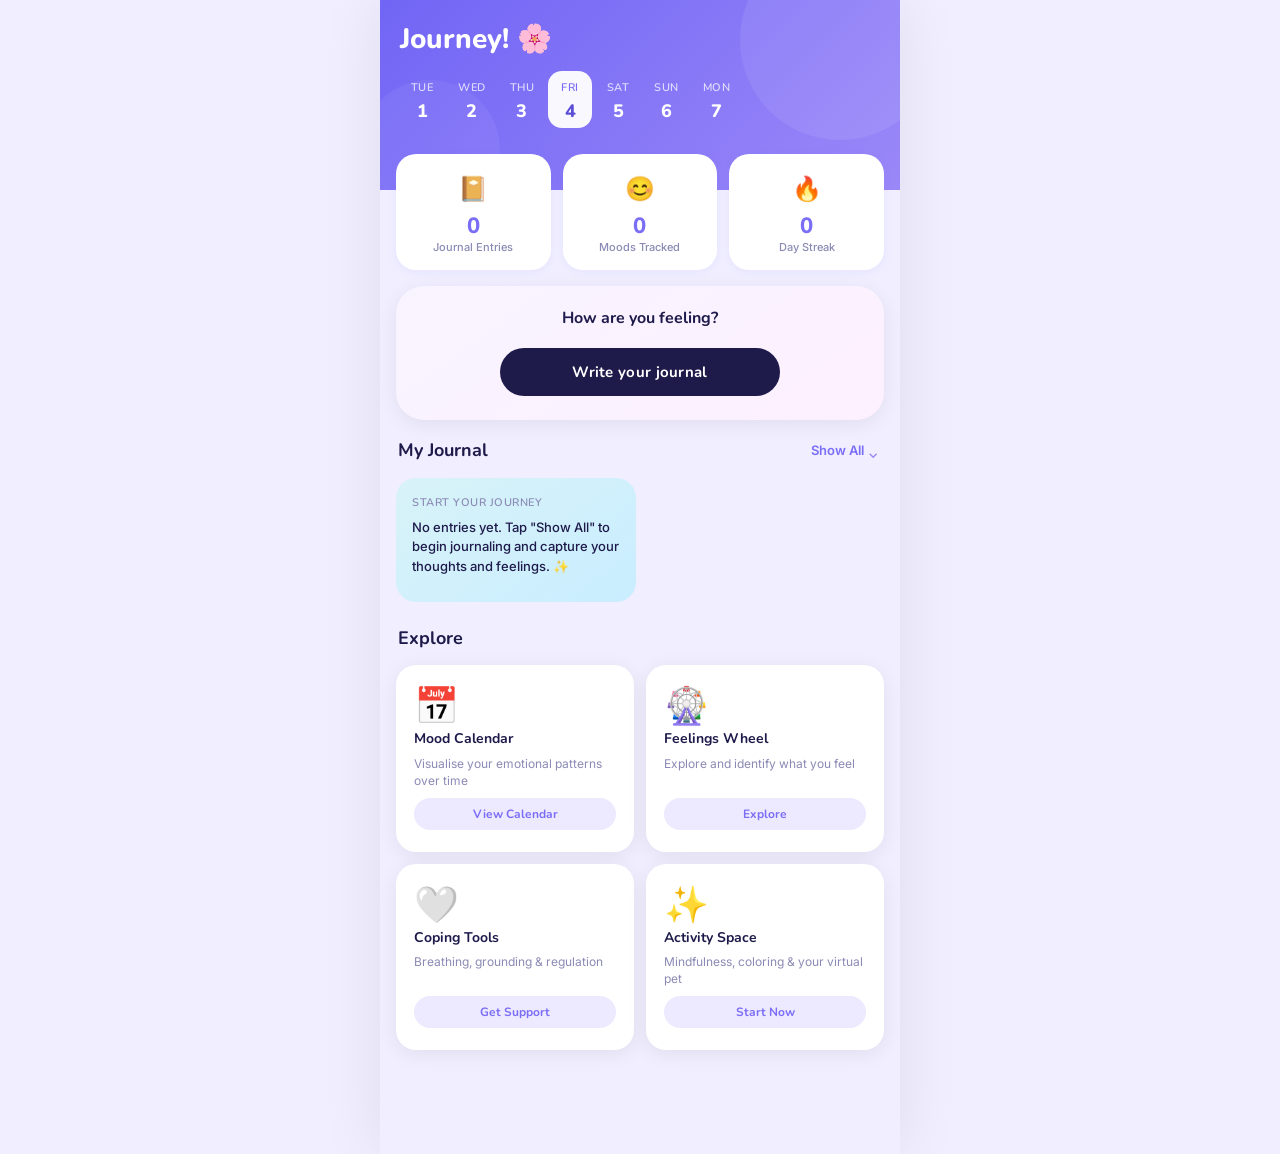
<file: index.html>
<!DOCTYPE html>
<html lang="en">
<head>
    <meta charset="UTF-8">
    <meta name="viewport" content="width=device-width, initial-scale=1.0">
    <!-- Redirect to journey-dashboard.html immediately -->
    <meta http-equiv="refresh" content="0; url=journey-dashboard.html">
    <title>Journey Wellness - Redirecting</title>
</head>
<body>
    <p>Redirecting to <a href="journey-dashboard.html">dashboard</a>...</p>
    <script>
        // Fallback for redirect
        window.location.replace("journey-dashboard.html");
    </script>
</body>
</html>
</file>
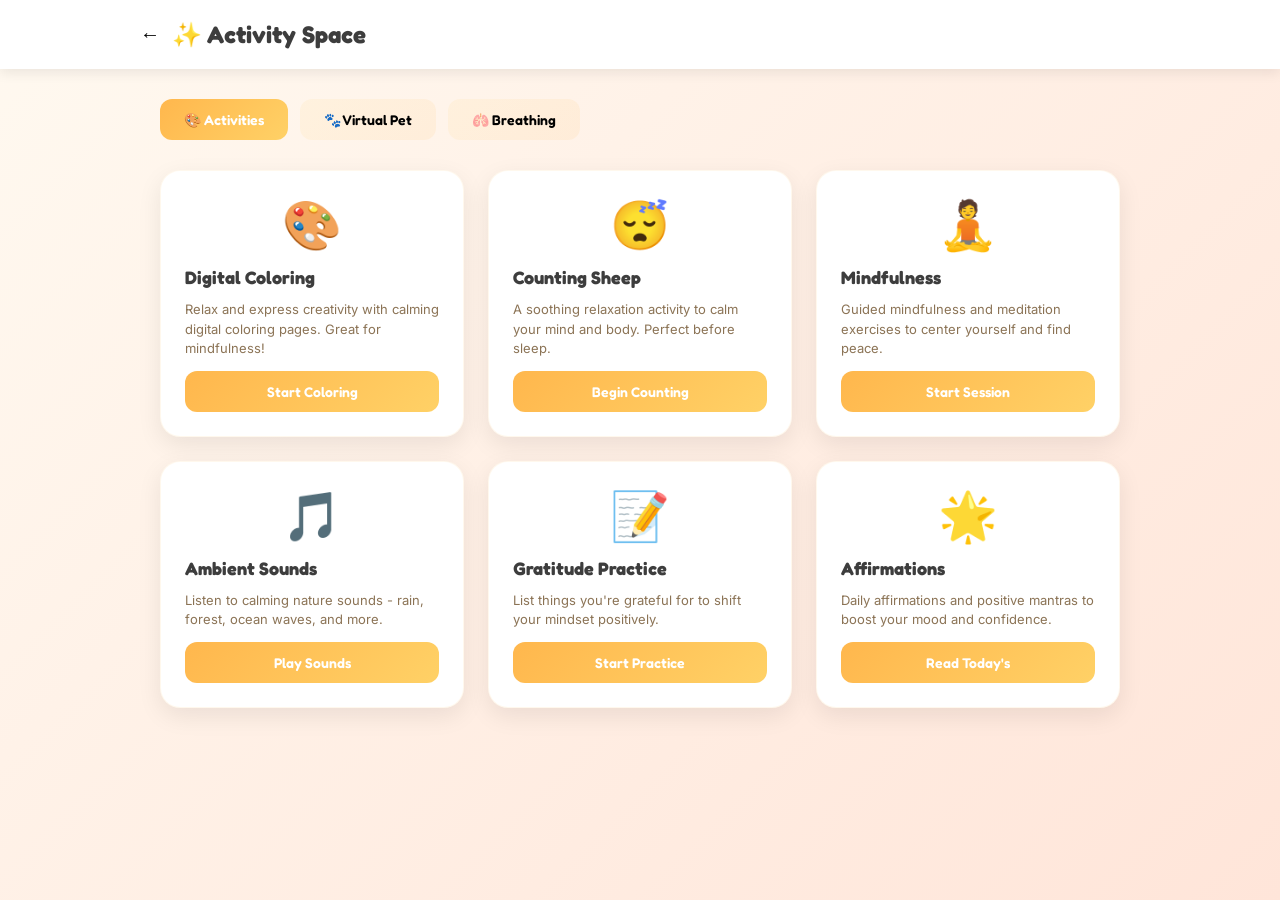
<file: activity-space.html>
<!DOCTYPE html>
<html lang="en">
<head>
    <meta charset="UTF-8">
    <meta name="viewport" content="width=device-width, initial-scale=1.0">
    <title>Activity Space - Journey</title>
    <link href="https://fonts.googleapis.com/css2?family=Fredoka:wght@400;600;700&family=Inter:wght@400;500;600&display=swap" rel="stylesheet">
    <style>
        * {
            margin: 0;
            padding: 0;
            box-sizing: border-box;
        }

        :root {
            --color-primary: #FFD166;
            --color-secondary: #FFB74D;
            --color-bg: #FFF9F0;
            --color-surface: #FFFFFF;
            --color-text: #3D3D3D;
            --color-text-light: #8B7355;
        }

        body {
            background: linear-gradient(135deg, #FFF9F0 0%, #FFE5D9 100%);
            font-family: 'Inter', sans-serif;
            min-height: 100vh;
            color: var(--color-text);
        }

        .header {
            background: var(--color-surface);
            padding: 20px;
            box-shadow: 0 4px 12px rgba(0, 0, 0, 0.08);
            margin-bottom: 30px;
        }

        .header-content {
            max-width: 1000px;
            margin: 0 auto;
            display: flex;
            align-items: center;
            gap: 12px;
        }

        .back-btn {
            background: none;
            border: none;
            font-size: 20px;
            cursor: pointer;
            transition: transform 0.3s;
        }

        .back-btn:hover {
            transform: translateX(-4px);
        }

        .header-title {
            font-family: 'Fredoka', sans-serif;
            font-size: 24px;
            font-weight: 700;
            color: var(--color-text);
        }

        .container {
            max-width: 1000px;
            margin: 0 auto;
            padding: 0 20px 40px;
        }

        .tabs {
            display: flex;
            gap: 12px;
            margin-bottom: 30px;
            flex-wrap: wrap;
        }

        .tab-button {
            padding: 12px 24px;
            background: linear-gradient(135deg, rgba(255, 209, 102, 0.1) 0%, rgba(255, 182, 77, 0.1) 100%);
            border: none;
            border-radius: 12px;
            cursor: pointer;
            font-weight: 600;
            font-size: 14px;
            transition: all 0.3s;
            font-family: 'Fredoka', sans-serif;
        }

        .tab-button.active {
            background: linear-gradient(135deg, #FFB74D 0%, #FFD166 100%);
            color: white;
        }

        .tab-button:hover:not(.active) {
            background: linear-gradient(135deg, rgba(255, 182, 77, 0.2) 0%, rgba(255, 166, 51, 0.2) 100%);
        }

        .tab-content {
            display: none;
            animation: fadeIn 0.3s;
        }

        .tab-content.active {
            display: block;
        }

        @keyframes fadeIn {
            from { opacity: 0; }
            to { opacity: 1; }
        }

        /* ACTIVITY CARDS */
        .activity-grid {
            display: grid;
            grid-template-columns: repeat(auto-fit, minmax(280px, 1fr));
            gap: 24px;
        }

        .activity-card {
            background: var(--color-surface);
            border-radius: 20px;
            padding: 24px;
            box-shadow: 0 8px 24px rgba(0, 0, 0, 0.08);
            border: 1px solid rgba(255, 182, 77, 0.1);
            transition: all 0.3s ease;
            cursor: pointer;
            display: flex;
            flex-direction: column;
            gap: 12px;
        }

        .activity-card:hover {
            transform: translateY(-6px);
            box-shadow: 0 12px 32px rgba(0, 0, 0, 0.12);
        }

        .activity-emoji {
            font-size: 48px;
            text-align: center;
        }

        .activity-title {
            font-family: 'Fredoka', sans-serif;
            font-size: 18px;
            font-weight: 700;
            color: var(--color-text);
        }

        .activity-description {
            font-size: 13px;
            color: var(--color-text-light);
            line-height: 1.5;
        }

        .activity-button {
            margin-top: auto;
            padding: 12px 20px;
            background: linear-gradient(135deg, #FFB74D 0%, #FFD166 100%);
            border: none;
            border-radius: 12px;
            color: white;
            font-weight: 600;
            cursor: pointer;
            font-size: 14px;
            font-family: 'Fredoka', sans-serif;
            transition: all 0.3s ease;
        }

        .activity-button:hover {
            transform: translateY(-2px);
            box-shadow: 0 6px 16px rgba(255, 182, 77, 0.3);
        }

        /* VIRTUAL PET */
        .pet-container {
            background: var(--color-surface);
            border-radius: 20px;
            padding: 40px 24px;
            box-shadow: 0 8px 24px rgba(0, 0, 0, 0.08);
            text-align: center;
        }

        .pet-display {
            font-size: 120px;
            margin: 20px 0;
            animation: bounce 2s infinite;
        }

        @keyframes bounce {
            0%, 100% { transform: translateY(0); }
            50% { transform: translateY(-20px); }
        }

        .pet-stats {
            display: grid;
            grid-template-columns: repeat(3, 1fr);
            gap: 16px;
            margin: 30px 0;
        }

        .pet-stat {
            background: linear-gradient(135deg, rgba(255, 209, 102, 0.1) 0%, rgba(255, 182, 77, 0.1) 100%);
            padding: 12px;
            border-radius: 12px;
        }

        .pet-stat-label {
            font-size: 12px;
            color: var(--color-text-light);
            margin-bottom: 4px;
        }

        .pet-stat-value {
            font-size: 18px;
            font-weight: 700;
            font-family: 'Fredoka', sans-serif;
            color: var(--color-secondary);
        }

        .pet-actions {
            display: flex;
            gap: 12px;
            justify-content: center;
            flex-wrap: wrap;
            margin-top: 24px;
        }

        .pet-action-btn {
            padding: 12px 24px;
            background: linear-gradient(135deg, #FFB74D 0%, #FFD166 100%);
            border: none;
            border-radius: 12px;
            color: white;
            font-weight: 600;
            cursor: pointer;
            font-size: 14px;
            font-family: 'Fredoka', sans-serif;
            transition: all 0.3s ease;
        }

        .pet-action-btn:hover {
            transform: scale(1.05);
            box-shadow: 0 6px 16px rgba(255, 182, 77, 0.3);
        }

        /* BREATHING EXERCISE */
        .breathing-circle {
            width: 200px;
            height: 200px;
            margin: 40px auto;
            background: linear-gradient(135deg, #FFB74D 0%, #FFD166 100%);
            border-radius: 50%;
            display: flex;
            align-items: center;
            justify-content: center;
            font-size: 32px;
            animation: breathing 8s infinite;
        }

        @keyframes breathing {
            0%, 100% { transform: scale(1); opacity: 0.6; }
            50% { transform: scale(1.2); opacity: 1; }
        }

        .breathing-instructions {
            text-align: center;
            font-size: 16px;
            color: var(--color-text);
            margin: 20px 0;
            line-height: 1.8;
        }

        .instruction-line {
            font-weight: 600;
            color: var(--color-secondary);
            margin: 10px 0;
        }

        @media (max-width: 768px) {
            .activity-grid {
                grid-template-columns: 1fr;
            }

            .pet-stats {
                grid-template-columns: 1fr;
            }

            .pet-display {
                font-size: 80px;
            }
        }
    </style>
</head>
<body>
    <!-- Header -->
    <div class="header">
        <div class="header-content">
            <button class="back-btn" onclick="window.location.href='journey-dashboard.html'">←</button>
            <h1 class="header-title">✨ Activity Space</h1>
        </div>
    </div>

    <!-- Main Content -->
    <div class="container">
        <!-- Tabs -->
        <div class="tabs">
            <button class="tab-button active" onclick="switchTab('activities')">🎨 Activities</button>
            <button class="tab-button" onclick="switchTab('pet')">🐾 Virtual Pet</button>
            <button class="tab-button" onclick="switchTab('breathing')">🫁 Breathing</button>
        </div>

        <!-- Activities Tab -->
        <div id="activities" class="tab-content active">
            <div class="activity-grid">
                <div class="activity-card">
                    <div class="activity-emoji">🎨</div>
                    <div class="activity-title">Digital Coloring</div>
                    <div class="activity-description">Relax and express creativity with calming digital coloring pages. Great for mindfulness!</div>
                    <button class="activity-button" onclick="startColoring()">Start Coloring</button>
                </div>

                <div class="activity-card">
                    <div class="activity-emoji">😴</div>
                    <div class="activity-title">Counting Sheep</div>
                    <div class="activity-description">A soothing relaxation activity to calm your mind and body. Perfect before sleep.</div>
                    <button class="activity-button" onclick="startCountingSheep()">Begin Counting</button>
                </div>

                <div class="activity-card">
                    <div class="activity-emoji">🧘</div>
                    <div class="activity-title">Mindfulness</div>
                    <div class="activity-description">Guided mindfulness and meditation exercises to center yourself and find peace.</div>
                    <button class="activity-button" onclick="startMindfulness()">Start Session</button>
                </div>

                <div class="activity-card">
                    <div class="activity-emoji">🎵</div>
                    <div class="activity-title">Ambient Sounds</div>
                    <div class="activity-description">Listen to calming nature sounds - rain, forest, ocean waves, and more.</div>
                    <button class="activity-button" onclick="startAmbient()">Play Sounds</button>
                </div>

                <div class="activity-card">
                    <div class="activity-emoji">📝</div>
                    <div class="activity-title">Gratitude Practice</div>
                    <div class="activity-description">List things you're grateful for to shift your mindset positively.</div>
                    <button class="activity-button" onclick="startGratitude()">Start Practice</button>
                </div>

                <div class="activity-card">
                    <div class="activity-emoji">🌟</div>
                    <div class="activity-title">Affirmations</div>
                    <div class="activity-description">Daily affirmations and positive mantras to boost your mood and confidence.</div>
                    <button class="activity-button" onclick="startAffirmations()">Read Today's</button>
                </div>
            </div>
        </div>

        <!-- Virtual Pet Tab -->
        <div id="pet" class="tab-content">
            <div class="pet-container">
                <h2 style="font-family: 'Fredoka', sans-serif; font-size: 24px; margin-bottom: 10px;">Your Companion 🐾</h2>
                <p style="color: var(--color-text-light); margin-bottom: 20px;">Caring for your virtual pet helps you build daily wellness habits!</p>
                
                <div class="pet-display" id="pet-display">🐻</div>
                <p id="pet-name" style="font-size: 18px; font-weight: 600;">Cozy Bear</p>

                <div class="pet-stats">
                    <div class="pet-stat">
                        <div class="pet-stat-label">Happiness</div>
                        <div class="pet-stat-value" id="happiness">80%</div>
                    </div>
                    <div class="pet-stat">
                        <div class="pet-stat-label">Energy</div>
                        <div class="pet-stat-value" id="energy">60%</div>
                    </div>
                    <div class="pet-stat">
                        <div class="pet-stat-label">Health</div>
                        <div class="pet-stat-value" id="health">75%</div>
                    </div>
                </div>

                <div class="pet-actions">
                    <button class="pet-action-btn" onclick="feedPet()">🍎 Feed</button>
                    <button class="pet-action-btn" onclick="playWithPet()">🎮 Play</button>
                    <button class="pet-action-btn" onclick="petPet()">🤚 Pet</button>
                    <button class="pet-action-btn" onclick="sleepWithPet()">😴 Rest</button>
                </div>
            </div>
        </div>

        <!-- Breathing Tab -->
        <div id="breathing" class="tab-content">
            <div class="pet-container">
                <h2 style="font-family: 'Fredoka', sans-serif; font-size: 24px; margin-bottom: 10px;">Guided Breathing Exercise 🫁</h2>
                
                <div class="breathing-instructions">
                    <div class="instruction-line">Follow the circle and breathe deeply</div>
                    <div style="font-size: 14px; margin: 20px 0;">
                        <div>↑ Expand - Breathe In (4 seconds)</div>
                        <div>↓ Contract - Breathe Out (4 seconds)</div>
                    </div>
                </div>

                <div class="breathing-circle" id="breathing-circle">🫁</div>

                <div class="breathing-instructions" style="margin-top: 40px;">
                    <div style="font-size: 14px; color: var(--color-text-light);">
                        <p>Breathing exercises help reduce anxiety and stress.</p>
                        <p style="margin-top: 10px;">Take 5-10 minutes daily for best results.</p>
                    </div>
                </div>

                <div style="text-align: center; margin-top: 30px;">
                    <button class="activity-button" onclick="stopBreathing()">Finish Session</button>
                </div>
            </div>
        </div>
    </div>

    <script>
        // Tab switching
        function switchTab(tabName) {
            // Hide all tabs
            document.querySelectorAll('.tab-content').forEach(tab => tab.classList.remove('active'));
            document.querySelectorAll('.tab-button').forEach(btn => btn.classList.remove('active'));

            // Show selected tab
            document.getElementById(tabName).classList.add('active');
            event.target.classList.add('active');
        }

        // Activity functions
        function startColoring() {
            alert('🎨 Digital Coloring feature coming soon!\n\nYou\'ll be able to color interactive designs and save your artwork.');
        }

        function startCountingSheep() {
            alert('😴 Counting Sheep feature coming soon!\n\nWatch cute sheep float across your screen while counting.');
        }

        function startMindfulness() {
            alert('🧘 Guided Mindfulness coming soon!\n\nIncludes breathing exercises and calming meditations.');
        }

        function startAmbient() {
            alert('🎵 Ambient Sounds coming soon!\n\nChoose from rain, forest, ocean, and more calming soundscapes.');
        }

        function startGratitude() {
            alert('📝 Gratitude Practice coming soon!\n\nList 3-5 things you\'re grateful for today.');
        }

        function startAffirmations() {
            alert('🌟 Today\'s Affirmation:\n\n"I am worthy of love and kindness, starting with myself."');
        }

        // Virtual Pet Functions
        let petStats = {
            happiness: 80,
            energy: 60,
            health: 75
        };

        function updatePetDisplay() {
            document.getElementById('happiness').textContent = petStats.happiness + '%';
            document.getElementById('energy').textContent = petStats.energy + '%';
            document.getElementById('health').textContent = petStats.health + '%';
        }

        function feedPet() {
            petStats.health = Math.min(100, petStats.health + 15);
            petStats.happiness = Math.min(100, petStats.happiness + 5);
            petStats.energy = Math.max(0, petStats.energy - 10);
            updatePetDisplay();
            document.getElementById('pet-display').textContent = '🐻😋';
            setTimeout(() => document.getElementById('pet-display').textContent = '🐻', 1000);
        }

        function playWithPet() {
            petStats.happiness = Math.min(100, petStats.happiness + 20);
            petStats.energy = Math.max(0, petStats.energy - 20);
            petStats.health = Math.max(0, petStats.health - 5);
            updatePetDisplay();
            document.getElementById('pet-display').textContent = '🐻🎮';
            setTimeout(() => document.getElementById('pet-display').textContent = '🐻', 1000);
        }

        function petPet() {
            petStats.happiness = Math.min(100, petStats.happiness + 10);
            petStats.health = Math.min(100, petStats.health + 3);
            updatePetDisplay();
            document.getElementById('pet-display').textContent = '🐻😊';
            setTimeout(() => document.getElementById('pet-display').textContent = '🐻', 1000);
        }

        function sleepWithPet() {
            petStats.energy = Math.min(100, petStats.energy + 30);
            petStats.health = Math.min(100, petStats.health + 10);
            updatePetDisplay();
            document.getElementById('pet-display').textContent = '🐻😴';
            setTimeout(() => document.getElementById('pet-display').textContent = '🐻', 2000);
        }

        function stopBreathing() {
            switchTab('activities');
        }

        updatePetDisplay();
    </script>
</body>
</html>
</file>
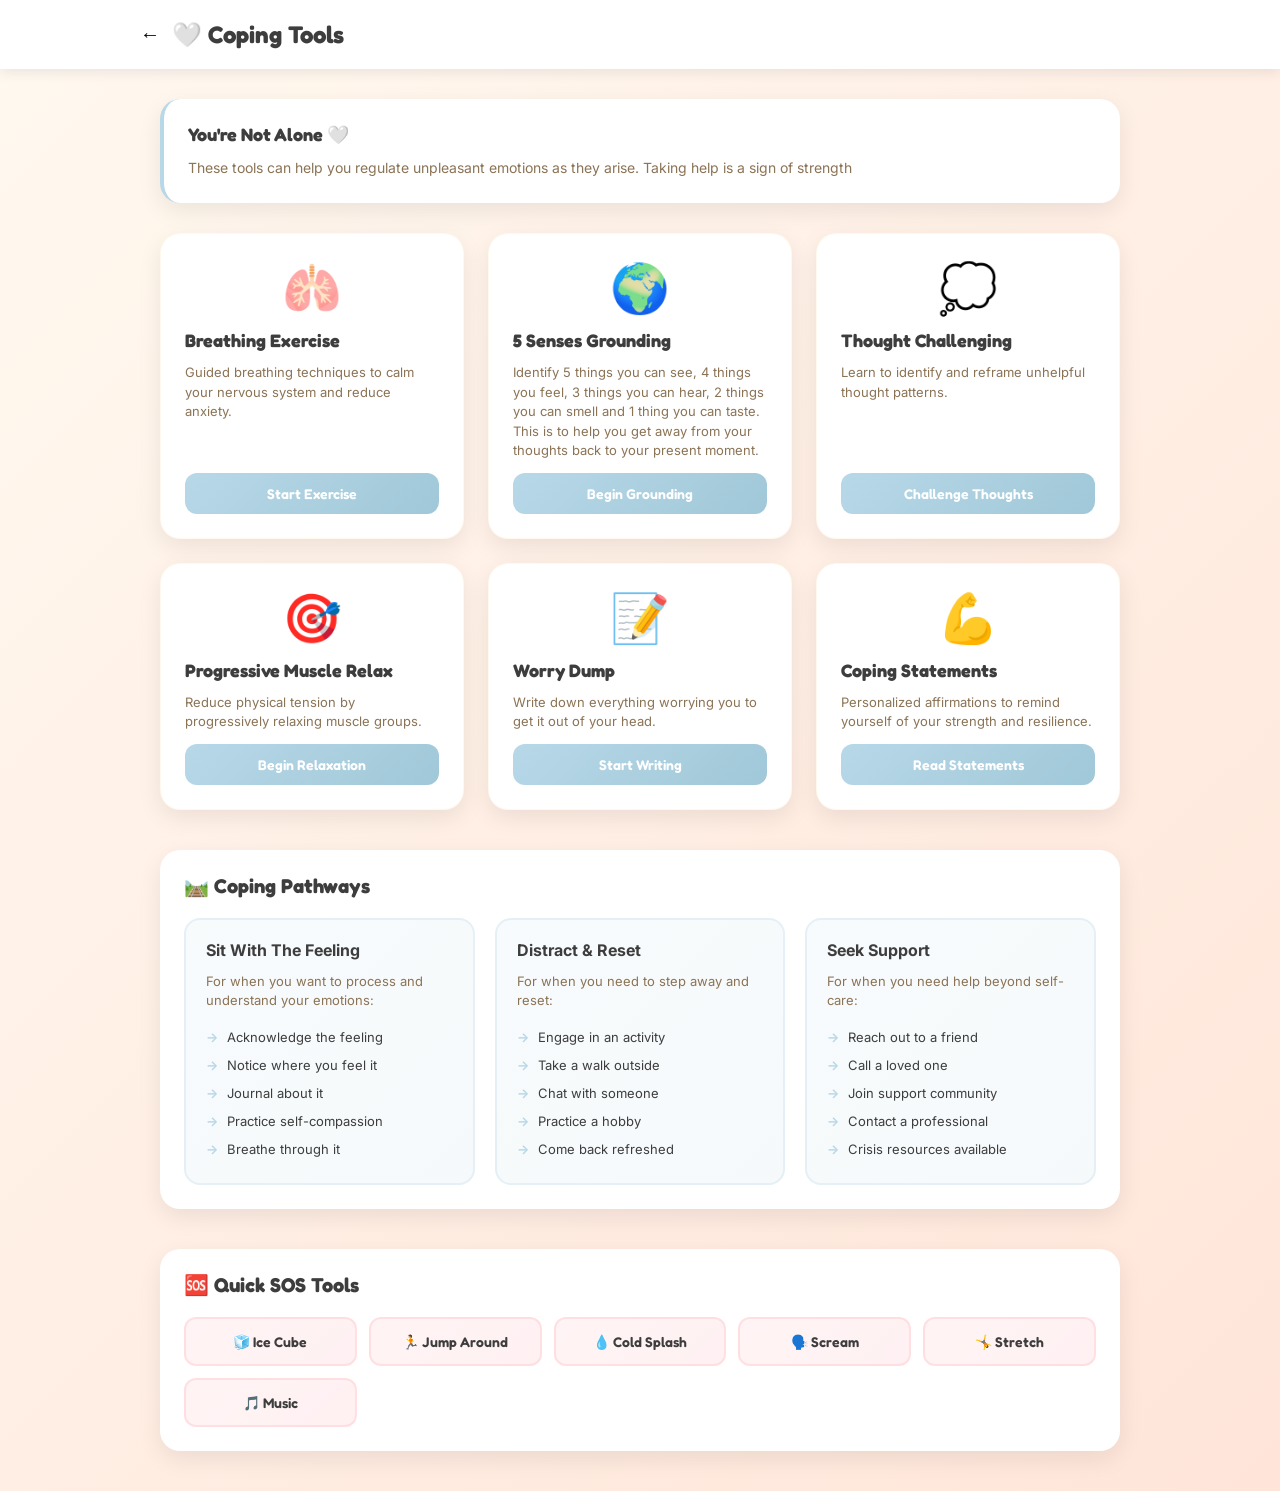
<file: coping-space.html>
<!DOCTYPE html>
<html lang="en">

<head>
    <meta charset="UTF-8">
    <meta name="viewport" content="width=device-width, initial-scale=1.0">
    <title>Coping Space - Journey</title>
    <link
        href="https://fonts.googleapis.com/css2?family=Fredoka:wght@400;600;700&family=Inter:wght@400;500;600&display=swap"
        rel="stylesheet">
    <style>
        * {
            margin: 0;
            padding: 0;
            box-sizing: border-box;
        }

        :root {
            --color-primary: #FFD166;
            --color-secondary: #FFB74D;
            --color-bg: #FFF9F0;
            --color-surface: #FFFFFF;
            --color-text: #3D3D3D;
            --color-text-light: #8B7355;
            --color-calm: #B8D8E8;
            --color-support: #FFB3BA;
        }

        body {
            background: linear-gradient(135deg, #FFF9F0 0%, #FFE5D9 100%);
            font-family: 'Inter', sans-serif;
            min-height: 100vh;
            color: var(--color-text);
        }

        .header {
            background: var(--color-surface);
            padding: 20px;
            box-shadow: 0 4px 12px rgba(0, 0, 0, 0.08);
            margin-bottom: 30px;
        }

        .header-content {
            max-width: 1000px;
            margin: 0 auto;
            display: flex;
            align-items: center;
            gap: 12px;
        }

        .back-btn {
            background: none;
            border: none;
            font-size: 20px;
            cursor: pointer;
            transition: transform 0.3s;
        }

        .back-btn:hover {
            transform: translateX(-4px);
        }

        .header-title {
            font-family: 'Fredoka', sans-serif;
            font-size: 24px;
            font-weight: 700;
            color: var(--color-text);
        }

        .container {
            max-width: 1000px;
            margin: 0 auto;
            padding: 0 20px 40px;
        }

        .intro-section {
            background: var(--color-surface);
            border-radius: 20px;
            padding: 24px;
            box-shadow: 0 8px 24px rgba(0, 0, 0, 0.08);
            margin-bottom: 30px;
            border-left: 4px solid var(--color-calm);
        }

        .intro-title {
            font-family: 'Fredoka', sans-serif;
            font-size: 18px;
            font-weight: 700;
            margin-bottom: 12px;
            color: var(--color-text);
        }

        .intro-text {
            font-size: 14px;
            color: var(--color-text-light);
            line-height: 1.6;
        }

        .tools-grid {
            display: grid;
            grid-template-columns: repeat(auto-fit, minmax(280px, 1fr));
            gap: 24px;
            margin-bottom: 40px;
        }

        .tool-card {
            background: var(--color-surface);
            border-radius: 20px;
            padding: 24px;
            box-shadow: 0 8px 24px rgba(0, 0, 0, 0.08);
            border: 1px solid rgba(255, 182, 77, 0.1);
            transition: all 0.3s ease;
            cursor: pointer;
            display: flex;
            flex-direction: column;
            gap: 12px;
        }

        .tool-card:hover {
            transform: translateY(-6px);
            box-shadow: 0 12px 32px rgba(0, 0, 0, 0.12);
        }

        .tool-emoji {
            font-size: 48px;
            text-align: center;
        }

        .tool-title {
            font-family: 'Fredoka', sans-serif;
            font-size: 18px;
            font-weight: 700;
            color: var(--color-text);
        }

        .tool-description {
            font-size: 13px;
            color: var(--color-text-light);
            line-height: 1.5;
        }

        .tool-button {
            margin-top: auto;
            padding: 12px 20px;
            background: linear-gradient(135deg, var(--color-calm) 0%, #A0C8D8 100%);
            border: none;
            border-radius: 12px;
            color: white;
            font-weight: 600;
            cursor: pointer;
            font-size: 14px;
            font-family: 'Fredoka', sans-serif;
            transition: all 0.3s ease;
        }

        .tool-button:hover {
            transform: translateY(-2px);
            box-shadow: 0 6px 16px rgba(184, 216, 232, 0.3);
        }

        /* COPING PATHWAYS */
        .pathways-section {
            background: var(--color-surface);
            border-radius: 20px;
            padding: 24px;
            box-shadow: 0 8px 24px rgba(0, 0, 0, 0.08);
            margin-bottom: 40px;
        }

        .pathways-title {
            font-family: 'Fredoka', sans-serif;
            font-size: 20px;
            font-weight: 700;
            margin-bottom: 20px;
            color: var(--color-text);
        }

        .pathways-grid {
            display: grid;
            grid-template-columns: repeat(auto-fit, minmax(250px, 1fr));
            gap: 20px;
        }

        .pathway {
            background: linear-gradient(135deg, rgba(184, 216, 232, 0.1) 0%, rgba(168, 200, 216, 0.1) 100%);
            border: 2px solid rgba(184, 216, 232, 0.3);
            border-radius: 16px;
            padding: 20px;
        }

        .pathway-title {
            font-weight: 700;
            font-size: 16px;
            margin-bottom: 12px;
            color: var(--color-text);
        }

        .pathway-description {
            font-size: 13px;
            color: var(--color-text-light);
            line-height: 1.5;
            margin-bottom: 12px;
        }

        .pathway-list {
            list-style: none;
            font-size: 13px;
        }

        .pathway-list li {
            padding: 6px 0;
            color: var(--color-text);
        }

        .pathway-list li::before {
            content: '→ ';
            color: var(--color-calm);
            font-weight: 700;
            margin-right: 6px;
        }

        /* QUICK TOOLS */
        .quick-tools {
            background: var(--color-surface);
            border-radius: 20px;
            padding: 24px;
            box-shadow: 0 8px 24px rgba(0, 0, 0, 0.08);
        }

        .quick-tools-title {
            font-family: 'Fredoka', sans-serif;
            font-size: 20px;
            font-weight: 700;
            margin-bottom: 20px;
            color: var(--color-text);
        }

        .quick-buttons {
            display: grid;
            grid-template-columns: repeat(auto-fit, minmax(150px, 1fr));
            gap: 12px;
        }

        .quick-btn {
            padding: 14px 16px;
            background: linear-gradient(135deg, rgba(255, 179, 186, 0.15) 0%, rgba(255, 160, 170, 0.15) 100%);
            border: 2px solid rgba(255, 179, 186, 0.3);
            border-radius: 12px;
            cursor: pointer;
            font-weight: 600;
            font-size: 14px;
            transition: all 0.3s ease;
            font-family: 'Fredoka', sans-serif;
            color: var(--color-text);
        }

        .quick-btn:hover {
            background: linear-gradient(135deg, rgba(255, 179, 186, 0.25) 0%, rgba(255, 160, 170, 0.25) 100%);
            border-color: rgba(255, 179, 186, 0.5);
            transform: translateY(-2px);
        }

        @media (max-width: 768px) {

            .tools-grid,
            .pathways-grid,
            .quick-buttons {
                grid-template-columns: 1fr;
            }

            .tool-emoji {
                font-size: 36px;
            }
        }

        /* ===== MODAL ===== */
        .modal-overlay {
            position: fixed;
            inset: 0;
            background: rgba(61, 61, 61, 0.5);
            display: none;
            align-items: center;
            justify-content: center;
            z-index: 1000;
            padding: 20px;
            opacity: 0;
            transition: opacity 0.3s ease;
        }

        .modal-overlay.show {
            display: flex;
            opacity: 1;
        }

        .modal {
            background: var(--color-surface);
            border-radius: 20px;
            max-width: 520px;
            width: 100%;
            max-height: 90vh;
            overflow-y: auto;
            box-shadow: 0 20px 60px rgba(0, 0, 0, 0.25);
            transform: translateY(20px);
            transition: transform 0.3s ease;
        }

        .modal-overlay.show .modal {
            transform: translateY(0);
        }

        .modal-header {
            display: flex;
            justify-content: space-between;
            align-items: center;
            padding: 20px 24px;
            border-bottom: 1px solid rgba(0, 0, 0, 0.06);
            position: sticky;
            top: 0;
            background: var(--color-surface);
            border-radius: 20px 20px 0 0;
            z-index: 1;
        }

        .modal-title {
            font-family: 'Fredoka', sans-serif;
            font-size: 20px;
            font-weight: 700;
            color: var(--color-text);
            margin: 0;
        }

        .modal-close {
            background: none;
            border: none;
            font-size: 28px;
            line-height: 1;
            cursor: pointer;
            color: var(--color-text-light);
            width: 36px;
            height: 36px;
            display: flex;
            align-items: center;
            justify-content: center;
            border-radius: 50%;
            transition: all 0.2s;
        }

        .modal-close:hover {
            background: rgba(0, 0, 0, 0.05);
            color: var(--color-text);
        }

        .modal-body {
            padding: 24px;
            color: var(--color-text);
            line-height: 1.6;
            font-size: 14px;
        }

        .modal-body p {
            margin: 0 0 16px;
            color: var(--color-text-light);
        }

        .modal-body .form-group {
            margin-bottom: 16px;
        }

        .modal-body .form-label {
            display: block;
            font-weight: 600;
            margin-bottom: 6px;
            font-size: 14px;
            color: var(--color-text);
        }

        .modal-body .form-input,
        .modal-body .form-textarea {
            width: 100%;
            padding: 10px 14px;
            border: 2px solid rgba(0, 0, 0, 0.1);
            border-radius: 10px;
            font-family: 'Inter', sans-serif;
            font-size: 14px;
            color: var(--color-text);
            background: #FAFAFA;
            transition: all 0.2s;
        }

        .modal-body .form-input:focus,
        .modal-body .form-textarea:focus {
            outline: none;
            border-color: var(--color-calm);
            background: white;
        }

        .modal-body .form-textarea {
            min-height: 100px;
            resize: vertical;
        }

        .modal-body .form-textarea.large {
            min-height: 200px;
        }

        .modal-body .instruction-list {
            list-style: none;
            padding: 0;
            margin: 0 0 16px;
        }

        .modal-body .instruction-list li {
            padding: 10px 0;
            border-bottom: 1px solid rgba(0, 0, 0, 0.05);
            display: flex;
            align-items: flex-start;
            gap: 10px;
            color: var(--color-text);
        }

        .modal-body .instruction-list li:last-child {
            border-bottom: none;
        }

        .modal-body .step-number {
            background: var(--color-calm);
            color: white;
            width: 24px;
            height: 24px;
            border-radius: 50%;
            display: flex;
            align-items: center;
            justify-content: center;
            font-weight: 700;
            font-size: 12px;
            flex-shrink: 0;
        }

        .modal-body .coping-statement {
            background: linear-gradient(135deg, rgba(184, 216, 232, 0.15) 0%, rgba(168, 200, 216, 0.15) 100%);
            border-left: 4px solid var(--color-calm);
            padding: 24px 20px;
            border-radius: 12px;
            font-size: 18px;
            font-weight: 500;
            text-align: center;
            color: var(--color-text);
            font-style: italic;
            margin: 0 0 16px;
        }

        .modal-body .callout {
            background: rgba(184, 216, 232, 0.1);
            border-radius: 10px;
            padding: 12px 16px;
            font-size: 13px;
            color: var(--color-text);
        }

        .modal-footer {
            display: flex;
            gap: 12px;
            padding: 16px 24px;
            border-top: 1px solid rgba(0, 0, 0, 0.06);
            justify-content: flex-end;
            position: sticky;
            bottom: 0;
            background: var(--color-surface);
            border-radius: 0 0 20px 20px;
        }

        .modal-btn {
            padding: 10px 20px;
            border: none;
            border-radius: 10px;
            font-weight: 600;
            font-size: 14px;
            cursor: pointer;
            font-family: 'Fredoka', sans-serif;
            transition: all 0.2s;
        }

        .modal-btn-primary {
            background: linear-gradient(135deg, var(--color-calm) 0%, #A0C8D8 100%);
            color: white;
        }

        .modal-btn-primary:hover {
            transform: translateY(-1px);
            box-shadow: 0 4px 12px rgba(184, 216, 232, 0.4);
        }

        .modal-btn-secondary {
            background: transparent;
            color: var(--color-text-light);
            border: 1px solid rgba(0, 0, 0, 0.1);
        }

        .modal-btn-secondary:hover {
            background: rgba(0, 0, 0, 0.03);
            color: var(--color-text);
        }

        .toast {
            position: fixed;
            bottom: 30px;
            left: 50%;
            transform: translateX(-50%) translateY(20px);
            background: var(--color-text);
            color: white;
            padding: 12px 24px;
            border-radius: 10px;
            font-size: 14px;
            font-weight: 600;
            box-shadow: 0 8px 24px rgba(0, 0, 0, 0.2);
            z-index: 2000;
            opacity: 0;
            transition: all 0.3s ease;
            font-family: 'Inter', sans-serif;
        }

        .toast.show {
            opacity: 1;
            transform: translateX(-50%) translateY(0);
        }
    </style>
</head>

<body>
    <!-- Header -->
    <div class="header">
        <div class="header-content">
            <button class="back-btn" onclick="window.location.href='journey-dashboard.html'">←</button>
            <h1 class="header-title">🤍 Coping Tools</h1>
        </div>
    </div>

    <!-- Main Content -->
    <div class="container">
        <!-- Intro -->
        <div class="intro-section">
            <h2 class="intro-title">You're Not Alone 🤍</h2>
            <p class="intro-text">
                These tools can help you regulate unpleasant emotions as they arise.
                Taking help is a sign of strength
            </p>
        </div>

        <!-- Coping Tools Grid -->
        <div class="tools-grid">
            <div class="tool-card">
                <div class="tool-emoji">🫁</div>
                <div class="tool-title">Breathing Exercise</div>
                <div class="tool-description">Guided breathing techniques to calm your nervous system and reduce
                    anxiety.</div>
                <button class="tool-button" onclick="startBreathing()">Start Exercise</button>
            </div>

            <div class="tool-card">
                <div class="tool-emoji">🌍</div>
                <div class="tool-title">5 Senses Grounding</div>
                <div class="tool-description">Identify 5 things you can see, 4 things you feel, 3 things you can hear, 2
                    things you can smell and 1 thing you can taste. This is to help you get away from your thoughts back
                    to your present moment.</div>
                <button class="tool-button" onclick="start5Senses()">Begin Grounding</button>
            </div>

            <div class="tool-card">
                <div class="tool-emoji">💭</div>
                <div class="tool-title">Thought Challenging</div>
                <div class="tool-description">Learn to identify and reframe unhelpful thought patterns.</div>
                <button class="tool-button" onclick="startThoughtChallenging()">Challenge Thoughts</button>
            </div>

            <div class="tool-card">
                <div class="tool-emoji">🎯</div>
                <div class="tool-title">Progressive Muscle Relax</div>
                <div class="tool-description">Reduce physical tension by progressively relaxing muscle groups.</div>
                <button class="tool-button" onclick="startMuscleRelax()">Begin Relaxation</button>
            </div>

            <div class="tool-card">
                <div class="tool-emoji">📝</div>
                <div class="tool-title">Worry Dump</div>
                <div class="tool-description">Write down everything worrying you to get it out of your head.</div>
                <button class="tool-button" onclick="startWorryDump()">Start Writing</button>
            </div>

            <div class="tool-card">
                <div class="tool-emoji">💪</div>
                <div class="tool-title">Coping Statements</div>
                <div class="tool-description">Personalized affirmations to remind yourself of your strength and
                    resilience.</div>
                <button class="tool-button" onclick="startCopingStatements()">Read Statements</button>
            </div>
        </div>

        <!-- Coping Pathways -->
        <div class="pathways-section">
            <h2 class="pathways-title">🛤️ Coping Pathways</h2>
            <div class="pathways-grid">
                <div class="pathway">
                    <div class="pathway-title">Sit With The Feeling</div>
                    <div class="pathway-description">For when you want to process and understand your emotions:</div>
                    <ul class="pathway-list">
                        <li>Acknowledge the feeling</li>
                        <li>Notice where you feel it</li>
                        <li>Journal about it</li>
                        <li>Practice self-compassion</li>
                        <li>Breathe through it</li>
                    </ul>
                </div>

                <div class="pathway">
                    <div class="pathway-title">Distract & Reset</div>
                    <div class="pathway-description">For when you need to step away and reset:</div>
                    <ul class="pathway-list">
                        <li>Engage in an activity</li>
                        <li>Take a walk outside</li>
                        <li>Chat with someone</li>
                        <li>Practice a hobby</li>
                        <li>Come back refreshed</li>
                    </ul>
                </div>

                <div class="pathway">
                    <div class="pathway-title">Seek Support</div>
                    <div class="pathway-description">For when you need help beyond self-care:</div>
                    <ul class="pathway-list">
                        <li>Reach out to a friend</li>
                        <li>Call a loved one</li>
                        <li>Join support community</li>
                        <li>Contact a professional</li>
                        <li>Crisis resources available</li>
                    </ul>
                </div>
            </div>
        </div>

        <!-- Quick SOS Tools -->
        <div class="quick-tools">
            <h2 class="quick-tools-title">🆘 Quick SOS Tools</h2>
            <div class="quick-buttons">
                <button class="quick-btn" onclick="quickTool('calm')">🧊 Ice Cube</button>
                <button class="quick-btn" onclick="quickTool('jump')">🏃 Jump Around</button>
                <button class="quick-btn" onclick="quickTool('splash')">💧 Cold Splash</button>
                <button class="quick-btn" onclick="quickTool('scream')">🗣️ Scream</button>
                <button class="quick-btn" onclick="quickTool('stretch')">🤸 Stretch</button>
                <button class="quick-btn" onclick="quickTool('music')">🎵 Music</button>
            </div>
        </div>
    </div>

    <!-- Modal -->
    <div class="modal-overlay" id="modal-overlay" role="dialog" aria-modal="true">
        <div class="modal" id="modal">
            <div class="modal-header">
                <h2 class="modal-title" id="modal-title"></h2>
                <button class="modal-close" id="modal-close" aria-label="Close">×</button>
            </div>
            <div class="modal-body" id="modal-body"></div>
            <div class="modal-footer" id="modal-footer"></div>
        </div>
    </div>

    <script>
        const modalOverlay = document.getElementById('modal-overlay');
        const modalTitle = document.getElementById('modal-title');
        const modalBody = document.getElementById('modal-body');
        const modalFooter = document.getElementById('modal-footer');
        const modalClose = document.getElementById('modal-close');

        function openModal(config) {
            modalTitle.innerHTML = config.title;
            modalBody.innerHTML = config.body;
            modalFooter.innerHTML = config.footer || '<button class="modal-btn modal-btn-primary" onclick="closeModal()">Done</button>';
            modalOverlay.classList.add('show');
            document.body.style.overflow = 'hidden';
            if (config.onOpen) config.onOpen();
        }

        function closeModal() {
            modalOverlay.classList.remove('show');
            document.body.style.overflow = '';
        }

        modalClose.addEventListener('click', closeModal);
        modalOverlay.addEventListener('click', (e) => {
            if (e.target === modalOverlay) closeModal();
        });
        document.addEventListener('keydown', (e) => {
            if (e.key === 'Escape') closeModal();
        });

        function saveEntry(toolId, data) {
            const key = 'coping-' + toolId;
            const entries = JSON.parse(localStorage.getItem(key) || '[]');
            entries.push({ date: new Date().toISOString(), data });
            localStorage.setItem(key, JSON.stringify(entries));
            showToast('Saved 🌱');
        }

        function showToast(message) {
            const existing = document.querySelector('.toast');
            if (existing) existing.remove();
            const toast = document.createElement('div');
            toast.className = 'toast';
            toast.textContent = message;
            document.body.appendChild(toast);
            requestAnimationFrame(() => toast.classList.add('show'));
            setTimeout(() => {
                toast.classList.remove('show');
                setTimeout(() => toast.remove(), 300);
            }, 2000);
        }

        const instructionItem = (n, label, detail) => `
            <li>
                <span class="step-number">${n}</span>
                <span><strong>${label}:</strong> ${detail}</span>
            </li>
        `;

        function startBreathing() {
            openModal({
                title: '🫁 Breathing Exercise',
                body: `
                    <p>Follow this calming 4-4-4-4 box breathing pattern to regulate your nervous system.</p>
                    <ul class="instruction-list">
                        ${instructionItem(1, 'Breathe in', 'through your nose for 4 counts')}
                        ${instructionItem(2, 'Hold', 'your breath gently for 4 counts')}
                        ${instructionItem(3, 'Breathe out', 'slowly through your mouth for 4 counts')}
                        ${instructionItem(4, 'Hold empty', 'for 4 counts before the next cycle')}
                    </ul>
                    <p>Repeat 5-10 cycles. Notice how your body feels more relaxed with each breath.</p>
                `
            });
        }

        function start5Senses() {
            openModal({
                title: '🌍 5 Senses Grounding',
                body: `
                    <p>Look around and identify what you notice through each sense. This anchors you to the present moment.</p>
                    <div class="form-group">
                        <label class="form-label">5 things I can SEE 👀</label>
                        <input type="text" class="form-input" id="sense-5" placeholder="Look around you...">
                    </div>
                    <div class="form-group">
                        <label class="form-label">4 things I can HEAR 👂</label>
                        <input type="text" class="form-input" id="sense-4" placeholder="Listen closely...">
                    </div>
                    <div class="form-group">
                        <label class="form-label">3 things I can FEEL ✋</label>
                        <input type="text" class="form-input" id="sense-3" placeholder="Notice textures and sensations...">
                    </div>
                    <div class="form-group">
                        <label class="form-label">2 things I can SMELL 👃</label>
                        <input type="text" class="form-input" id="sense-2" placeholder="What scents are around you?">
                    </div>
                    <div class="form-group">
                        <label class="form-label">1 thing I can TASTE 👅</label>
                        <input type="text" class="form-input" id="sense-1" placeholder="Or notice the taste in your mouth">
                    </div>
                `,
                footer: `
                    <button class="modal-btn modal-btn-secondary" onclick="closeModal()">Cancel</button>
                    <button class="modal-btn modal-btn-primary" onclick="save5Senses()">Save</button>
                `
            });
        }

        function save5Senses() {
            const data = {
                see: document.getElementById('sense-5').value,
                hear: document.getElementById('sense-4').value,
                feel: document.getElementById('sense-3').value,
                smell: document.getElementById('sense-2').value,
                taste: document.getElementById('sense-1').value
            };
            saveEntry('5-senses', data);
            closeModal();
        }

        function startThoughtChallenging() {
            openModal({
                title: '💭 Thought Challenging',
                body: `
                    <p>This worksheet can help you gently confront your thoughts. Try to go through them one by one as you slowly gain more clarity on them.</p>
                    <div class="form-group">
                        <label class="form-label">1. The thought I'm having</label>
                        <textarea class="form-textarea" id="thought-1" placeholder="Write the thought exactly as it appears..."></textarea>
                    </div>
                    <div class="form-group">
                        <label class="form-label">2. Evidence FOR this thought being true</label>
                        <textarea class="form-textarea" id="thought-2" placeholder="What supports it?"></textarea>
                    </div>
                    <div class="form-group">
                        <label class="form-label">3. Evidence AGAINST this thought</label>
                        <textarea class="form-textarea" id="thought-3" placeholder="What contradicts it?"></textarea>
                    </div>
                    <div class="form-group">
                        <label class="form-label">4. A more balanced thought</label>
                        <textarea class="form-textarea" id="thought-4" placeholder="Reframe with kindness..."></textarea>
                    </div>
                `,
                footer: `
                    <button class="modal-btn modal-btn-secondary" onclick="closeModal()">Cancel</button>
                    <button class="modal-btn modal-btn-primary" onclick="saveThoughts()">Save</button>
                `
            });
        }

        function saveThoughts() {
            const data = {
                thought: document.getElementById('thought-1').value,
                evidenceFor: document.getElementById('thought-2').value,
                evidenceAgainst: document.getElementById('thought-3').value,
                balanced: document.getElementById('thought-4').value
            };
            saveEntry('thoughts', data);
            closeModal();
        }

        function startMuscleRelax() {
            openModal({
                title: '🎯 Progressive Muscle Relaxation',
                body: `
                    <p>Instructions:</p>
                    <p>Please follow the instructions below. In the order mentioned below, tense each group of muscles for 5 seconds and relax them for 10 seconds and move on to the next group of muscles. Repeat the same with all of them. In the end, just notice how your body as a whole feels. Take deep breaths throughout the exercise </p>
                    <p><a href="https://www.youtube.com/watch?v=ihO02wUzgkc" target="_blank" rel="noopener noreferrer">https://www.youtube.com/watch?v=ihO02wUzgkc</a></p>
                    <p style="font-style: italic; color: var(--color-text-light);">Here's a video to follow along to.</p>
                    <ul class="instruction-list">
                        ${instructionItem(1, 'Face & Jaw', 'scrunch your face, hold, then release')}
                        ${instructionItem(2, 'Neck & Shoulders', 'raise shoulders to ears, hold, then drop')}
                        ${instructionItem(3, 'Arms & Hands', 'make tight fists, hold, then let go')}
                        ${instructionItem(4, 'Chest & Stomach', 'breathe in deeply, hold, then exhale')}
                        ${instructionItem(5, 'Legs & Feet', 'curl toes, tense thighs, hold, then release')}
                    </ul>
                    <div class="callout">Take your time. Move through each group slowly and intentionally. Breathe deeply throughout.</div>
                `
            });
        }

        function startWorryDump() {
            openModal({
                title: '📝 Worry Dump',
                body: `
                    <p>Externalize everything weighing on you. Don't filter, don't judge — just let it flow onto the page. Set a 10-minute timer and write freely.</p>
                    <div class="form-group">
                        <label class="form-label">What's on your mind?</label>
                        <textarea class="form-textarea large" id="worry-text" placeholder="Let it all out..."></textarea>
                    </div>
                `,
                footer: `
                    <button class="modal-btn modal-btn-secondary" onclick="closeModal()">Discard</button>
                    <button class="modal-btn modal-btn-primary" onclick="saveWorryDump()">Save</button>
                `
            });
        }

        function saveWorryDump() {
            saveEntry('worry-dump', { text: document.getElementById('worry-text').value });
            closeModal();
        }

        const copingStatements = [
            "I am strong enough to handle this.",
            "This feeling is temporary and will pass.",
            "I have overcome difficulties before.",
            "I deserve kindness and compassion.",
            "I am capable of finding solutions.",
            "It's okay to ask for help.",
            "I trust myself to get through this.",
            "My feelings are valid.",
            "I am doing the best I can.",
            "This moment does not define me."
        ];

        function startCopingStatements() {
            const random = copingStatements[Math.floor(Math.random() * copingStatements.length)];
            openModal({
                title: '💪 Coping Statement',
                body: `
                    <p>Read this slowly. Let it sink in. You can return to it whenever you need.</p>
                    <div class="coping-statement">"${random}"</div>
                    <p style="text-align: center; font-size: 13px;">Take a deep breath and remember: you are enough.</p>
                `,
                footer: `
                    <button class="modal-btn modal-btn-secondary" onclick="startCopingStatements()">Another</button>
                    <button class="modal-btn modal-btn-primary" onclick="closeModal()">Done</button>
                `
            });
        }

        const quickTools = {
            calm: {
                title: '🧊 Ice Cube',
                body: `
                    <p>Hold an ice cube in your hand for 30-60 seconds. The sudden physical sensation activates your dive reflex, which calms your nervous system almost instantly.</p>
                    <div class="callout"><strong>Tip:</strong> Focus on the cold, then the melting, then the warming. Notice the sensations changing.</div>
                `
            },
            jump: {
                title: '🏃 Jump Around',
                body: `
                    <p>Jump up and down for 1 minute. Let your body discharge the anxious energy physically.</p>
                    <div class="callout"><strong>Tip:</strong> Put on an upbeat song and really go for it. Don't worry about looking silly.</div>
                `
            },
            splash: {
                title: '💧 Cold Splash',
                body: `
                    <p>Splash very cold water on your face 10-15 times. This activates the mammalian dive reflex, which slows your heart rate and triggers calm.</p>
                    <div class="callout"><strong>Tip:</strong> The colder the water, the stronger the effect. If you can, fully submerge your face briefly.</div>
                `
            },
            scream: {
                title: '🗣️ Scream',
                body: `
                    <p>Go somewhere private — a bathroom, your car, a closet — and SCREAM as loud as you can.</p>
                    <div class="callout"><strong>Tip:</strong> Scream into a pillow if you're worried about noise. Let it all out. Your body holds tension, and this releases it.</div>
                `
            },
            stretch: {
                title: '🤸 Stretch',
                body: `
                    <p>Stretch your body for 2-3 minutes. Reach high, bend low, twist side to side.</p>
                    <div class="callout"><strong>Tip:</strong> Pay attention to areas where you hold tension — jaw, shoulders, lower back. Breathe into each stretch.</div>
                `
            },
            music: {
                title: '🎵 Music',
                body: `
                    <p>Listen to music intentionally. Choose something that matches what you need right now: upbeat to energize, calming to soothe, or emotional to process.</p>
                    <div class="callout"><strong>Tip:</strong> Close your eyes and let yourself fully feel the music. Move with it if your body wants to.</div>
                `
            }
        };

        function quickTool(type) {
            const tool = quickTools[type];
            if (tool) openModal({ title: tool.title, body: tool.body });
        }
    </script>
</body>

</html>
</file>
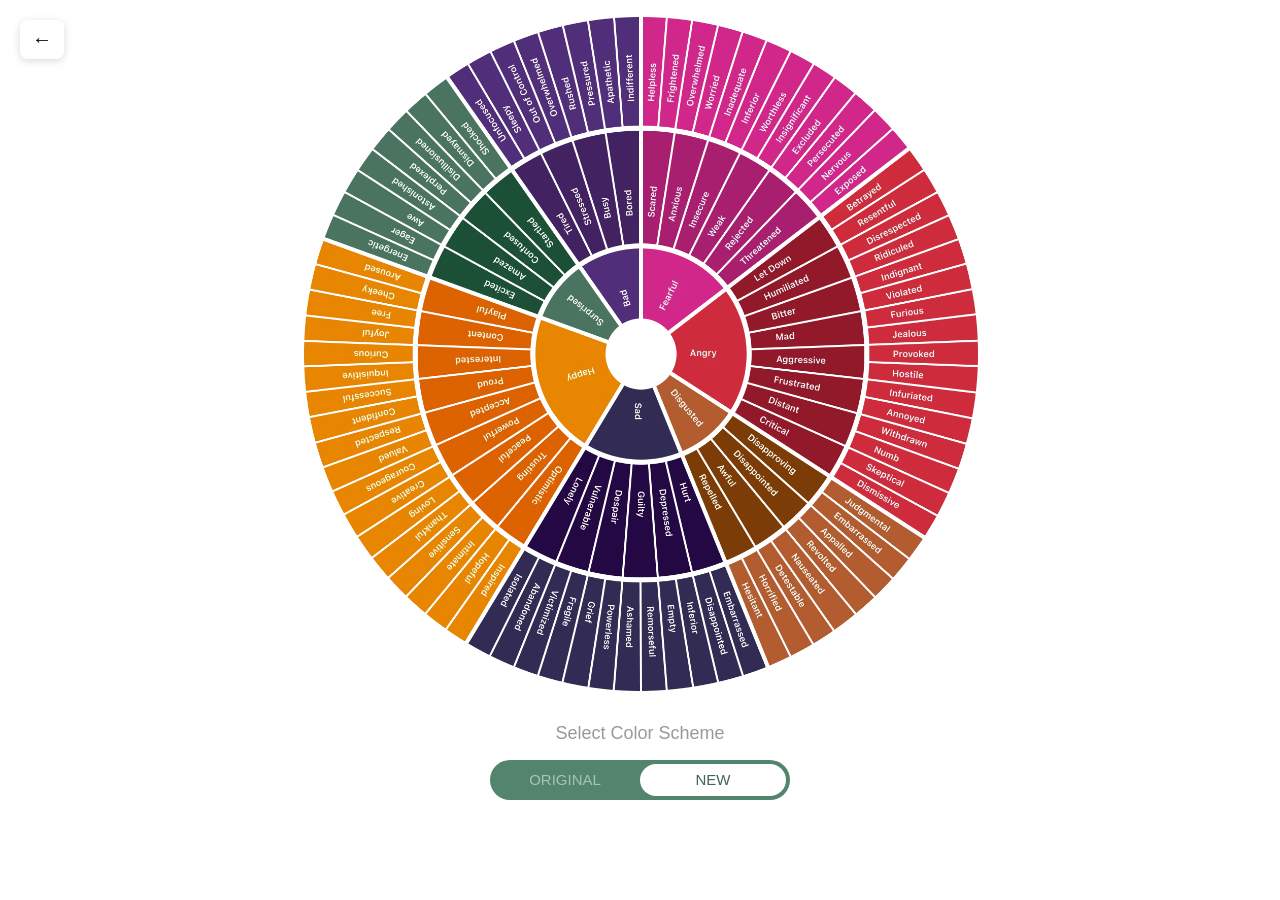
<file: feelings-wheel.html>
<!doctype html>

<html lang="en">

<head>

	<meta charset="utf-8">
	<meta http-equiv="X-UA-Compatible" content="IE=edge,chrome=1">
	
	<title>Feelings Wheel</title>
	
	<meta name="title" content="Feelings Wheel">
	<!-- <meta name="viewport" content="initial-scale = 1.0, maximum-scale = 1.0" /> -->
	<meta name="viewport" content="width=device-width, initial-scale=1.0" />	
	
	<style type="text/css" media="screen">
		p, h2, label {
			font-family: Arial, sans-serif;
			font-size: 0.5em;
			color: #999;
			text-align: center
		}
		
		a {
			color: #666;
		}
		
		body {
			margin: 0;
			overflow-x: hidden;
		}

		.back-btn {
			position: fixed;
			top: 20px;
			left: 20px;
			background: rgba(255, 255, 255, 0.9);
			border: none;
			font-size: 20px;
			cursor: pointer;
			padding: 8px 12px;
			border-radius: 8px;
			box-shadow: 0 2px 8px rgba(0, 0, 0, 0.15);
			z-index: 100;
			transition: transform 0.3s;
		}

		.back-btn:hover {
			transform: translateX(-4px);
		}
		
		div.graphic {
			margin: 0 auto;
			width: 100%;
			max-width: 100vw;
			display: flex;
			justify-content: center;
			align-items: center;
			padding: 1rem;
			box-sizing: border-box;
			z-index: 0;
		}
		
		img {
			max-width: 100%;
			max-height: 75vh;
			object-fit: contain;
		}
		
		h2 {
			font-size: 1rem;
			line-height: 1.5rem;
			font-weight: normal;
			color: #232323;
		}
		
		div.announcement {
			max-width: 50%;
			margin: 2rem auto;
			padding: 1rem;
			border: 1px solid black;
			background-color: #FFF3D3;
			border-radius: 4px;
		}

		div.poll-message {
			max-width: 50%;
			margin: 2rem auto;
			padding: 1rem;
		}
		
		.venmo {
			background: url("venmo-dm.jpg") no-repeat;
			width: 350px;
			height: 407px;
			margin: 0 auto;
			padding: 0 1rem 1rem 1rem;
		}
		
		/* Enable custom rotate + pinch-zoom gestures */
		#wheelGraphic {
			touch-action: none;         /* allow JS to handle touch gestures */
			user-select: none;
			-webkit-user-drag: none;
			transform-origin: center center;
			will-change: transform;
		}
		
	</style>

	<link rel="stylesheet" type="text/css" href="css/toggle-styles.css" />

</head>

<body>
  
	<button class="back-btn" onclick="window.location.href='journey-dashboard.html'" aria-label="Back">&#8592;</button>

	<div class="graphic">
		<img src="feelings-wheel-new-2.webp" alt="feelings-wheel" id="wheelGraphic">
	</div>

	<div class="toggleContainer">
	  <div class="can-toggle">
	    <input id="a" type="checkbox" name="toggleSwitch">
	    <label for="a">
	      <div class="can-toggle__label-text">Select Color Scheme</div>
	      <div class="can-toggle__switch" data-checked="New" data-unchecked="Original"></div>
	    </label>
	  </div>

	</div> 
	
<script src="js/fw-script.js"></script>	
</body>
</html>
</file>
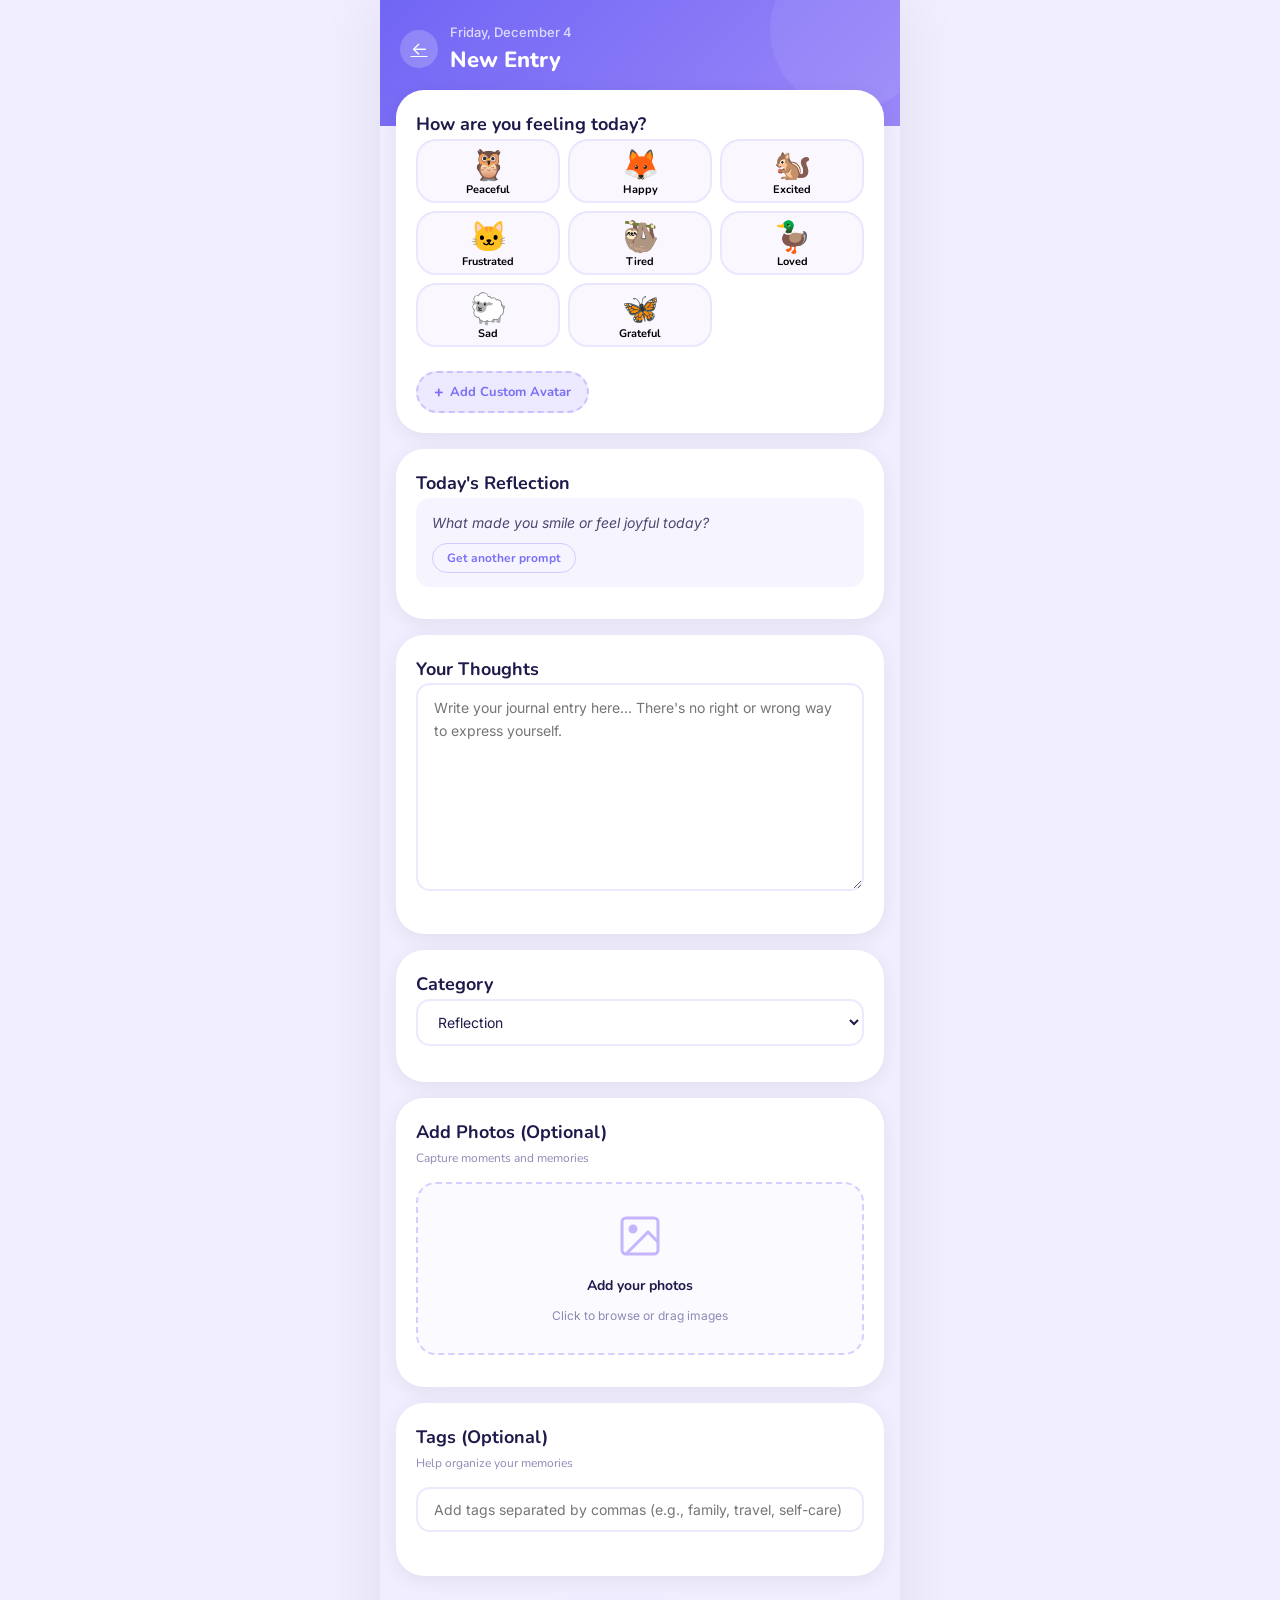
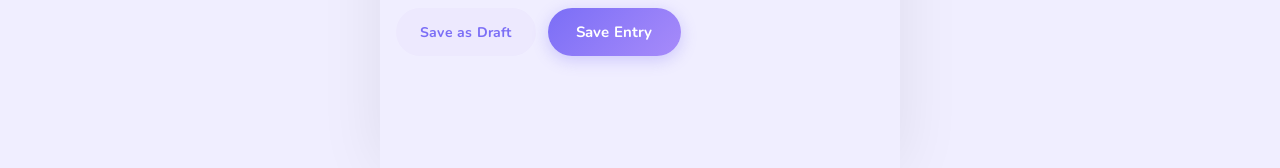
<file: journal-entry.html>
<!DOCTYPE html>
<html lang="en">
<head>
    <meta charset="UTF-8">
    <meta name="viewport" content="width=device-width, initial-scale=1.0">
    <title>New Entry - Journey Journal</title>
    <link rel="stylesheet" href="css/theme.css">
</head>
<body>
    <div class="app-shell">

    <!-- Header -->
    <header class="page-header">
        <div class="page-header-content">
            <a href="journal-feed.html" class="back-btn" aria-label="Back">←</a>
            <div>
                <p class="page-header-subtitle">Create a new memory</p>
                <h1 class="page-header-title">New Entry</h1>
            </div>
        </div>
    </header>

    <!-- Main Content -->
    <main class="app-content">
            <form id="entry-form" class="entry-form">
                <!-- Mood & Avatar Selection -->
                <section class="form-section card">
                    <h2 class="section-title">How are you feeling today?</h2>
                    <div class="mood-selector-large" id="mood-selector-large">
                        <!-- Moods with avatars will be loaded here -->
                    </div>
                    <div class="add-avatar-section">
                        <button type="button" class="btn-add-avatar" id="add-avatar-btn">
                            <span class="add-icon">+</span>
                            <span>Add Custom Avatar</span>
                        </button>
                    </div>
                    <input type="hidden" id="selected-mood" name="mood" required>
                    <input type="hidden" id="selected-avatar" name="avatar">
                </section>

                <!-- Today's Prompt -->
                <section class="form-section card">
                    <h2 class="section-title">Today's Reflection</h2>
                    <div class="prompt-box">
                        <p class="prompt-text" id="entry-prompt-display">Loading prompt...</p>
                        <div class="prompt-actions">
                            <button type="button" class="btn-refresh" id="new-prompt-btn">Get another prompt</button>
                        </div>
                    </div>
                </section>

                <!-- Write Entry -->
                <section class="form-section card">
                    <h2 class="section-title">Your Thoughts</h2>
                    <div class="form-group">
                        <textarea id="entry-content" name="content" placeholder="Write your journal entry here... There's no right or wrong way to express yourself." required rows="8" class="form-textarea"></textarea>
                    </div>
                </section>

                <!-- Category -->
                <section class="form-section card">
                    <h2 class="section-title">Category</h2>
                    <div class="form-group">
                        <select id="entry-category" name="category" class="form-select">
                            <option value="reflection">Reflection</option>
                            <option value="gratitude">Gratitude</option>
                            <option value="creative">Creative</option>
                            <option value="thoughts">Thoughts</option>
                            <option value="dreams">Dreams</option>
                            <option value="health">Health & Wellness</option>
                        </select>
                    </div>
                </section>

                <!-- Photo Upload -->
                <section class="form-section card">
                    <h2 class="section-title">Add Photos (Optional)</h2>
                    <p class="section-subtitle">Capture moments and memories</p>
                    
                    <div class="photo-upload" id="photo-upload">
                        <input type="file" id="entry-photos" name="photos" accept="image/*" multiple hidden>
                        <label for="entry-photos" class="upload-area">
                            <div class="upload-icon">
                                <svg width="48" height="48" viewBox="0 0 24 24" fill="none" stroke="currentColor" stroke-width="1.5">
                                    <rect x="3" y="3" width="18" height="18" rx="2"/>
                                    <circle cx="8.5" cy="8.5" r="1.5" fill="currentColor"/>
                                    <path d="M21 15l-5-5L5 21"/>
                                </svg>
                            </div>
                            <p class="upload-title">Add your photos</p>
                            <span class="upload-hint">Click to browse or drag images</span>
                        </label>
                    </div>

                    <div class="photo-preview" id="photo-preview">
                        <!-- Photo previews will be shown here -->
                    </div>
                </section>

                <!-- Tags -->
                <section class="form-section card">
                    <h2 class="section-title">Tags (Optional)</h2>
                    <p class="section-subtitle">Help organize your memories</p>
                    <div class="form-group">
                        <input type="text" id="entry-tags" placeholder="Add tags separated by commas (e.g., family, travel, self-care)" class="form-input">
                        <div class="tags-list" id="tags-list"></div>
                    </div>
                </section>

                <!-- Form Actions -->
                <section class="form-actions">
                    <button type="button" class="btn btn-secondary" id="save-draft-btn">Save as Draft</button>
                    <button type="submit" class="btn btn-primary btn-large">Save Entry</button>
                </section>

            </form>
    </main>

    </div>

    <!-- Confirm Modal -->
    <div class="confirm-modal-overlay" id="confirm-modal-overlay" role="dialog" aria-modal="true">
        <div class="confirm-modal">
            <div class="confirm-modal-body">
                <p class="confirm-modal-icon">⚠️</p>
                <p class="confirm-modal-message" id="confirm-modal-message"></p>
            </div>
            <div class="confirm-modal-footer">
                <button type="button" class="modal-btn modal-btn-secondary" id="confirm-modal-cancel">Keep editing</button>
                <button type="button" class="modal-btn modal-btn-primary" id="confirm-modal-confirm">Discard</button>
            </div>
        </div>
    </div>

    <!-- Custom Avatar Modal -->
    <div class="avatar-modal-overlay" id="avatar-modal-overlay" role="dialog" aria-modal="true">
        <div class="avatar-modal">
            <div class="avatar-modal-header">
                <h2 class="avatar-modal-title">✨ Add Custom Avatar</h2>
                <button type="button" class="avatar-modal-close" id="avatar-modal-close" aria-label="Close">×</button>
            </div>
            <div class="avatar-modal-body">
                <div class="form-group">
                    <label class="form-label" for="custom-avatar-name">Name your feeling</label>
                    <input type="text" id="custom-avatar-name" class="form-input" placeholder="e.g., Hopeful, Anxious, Proud..." maxlength="20">
                </div>
                <div class="form-group">
                    <label class="form-label">Choose an animal that represents it</label>
                    <div class="animal-picker" id="animal-picker"></div>
                </div>
                <div class="form-group">
                    <label class="form-label">Pick a color</label>
                    <div class="color-picker" id="color-picker"></div>
                </div>
            </div>
            <div class="avatar-modal-footer">
                <button type="button" class="modal-btn modal-btn-secondary" id="avatar-modal-cancel">Cancel</button>
                <button type="button" class="modal-btn modal-btn-primary" id="save-avatar-btn">Save Avatar</button>
            </div>
        </div>
    </div>

    <!-- Scripts -->
    <script src="data/moods.js"></script>
    <script src="data/prompts.js"></script>
    <script src="js/storage.js"></script>
    <script src="js/avatars.js"></script>
    <script src="js/journal-entry.js"></script>
</body>
</html>
</file>
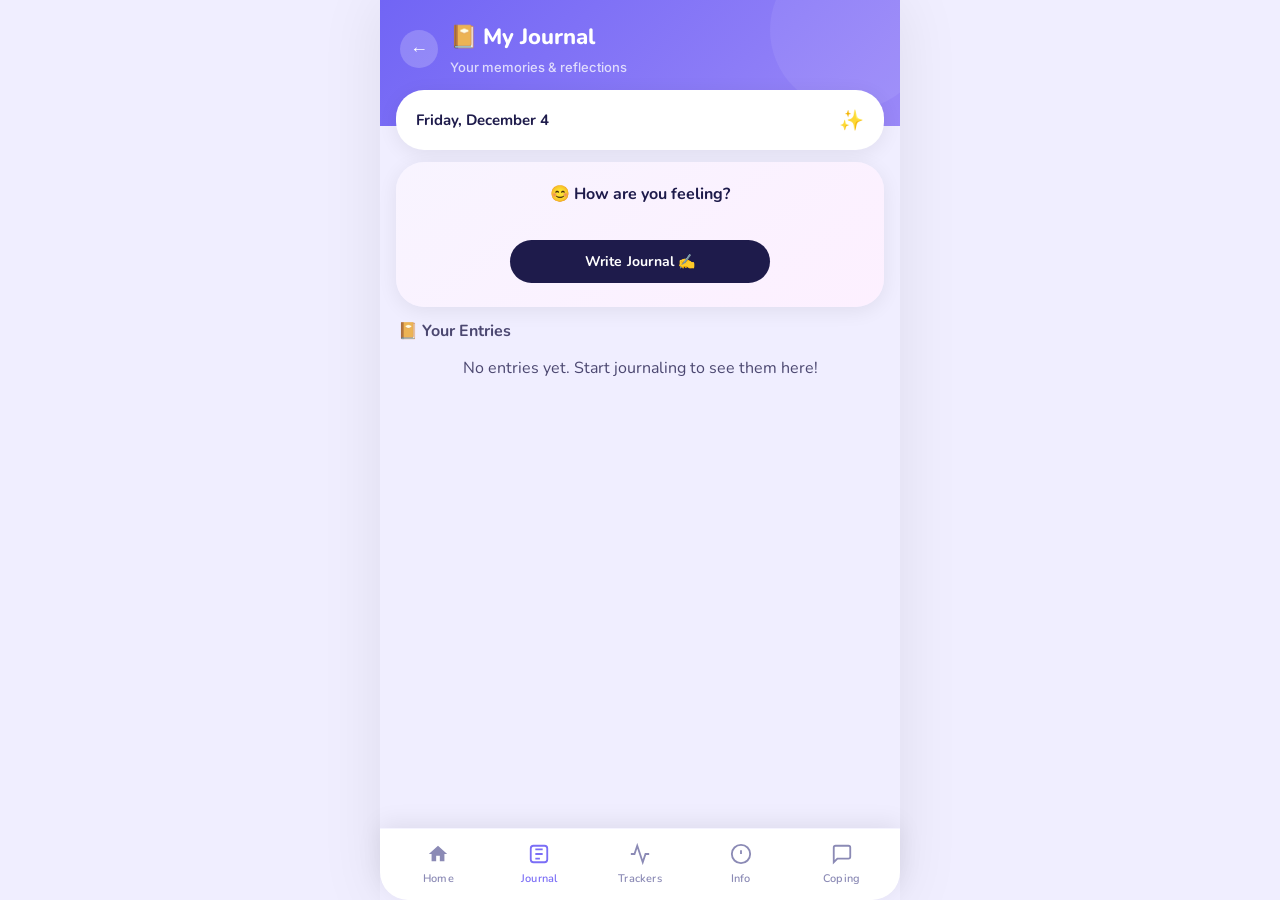
<file: journal-feed.html>
<!DOCTYPE html>
<html lang="en">

<head>
    <meta charset="UTF-8">
    <meta name="viewport" content="width=device-width, initial-scale=1.0">
    <title>Journal — Journey Wellness</title>
    <meta name="description" content="Your digital journal. Create, view and reflect on your thoughts and feelings.">
    <link rel="stylesheet" href="css/theme.css">
    <link rel="stylesheet" href="css/journal.css">
</head>

<body>
    <div class="app-shell">

        <!-- ===== PAGE HEADER ===== -->
        <header class="page-header">
            <div class="page-header-content">
                <button class="back-btn" onclick="window.location.href='journey-dashboard.html'"
                    aria-label="Back">&#8592;</button>
                <div>
                    <h1 class="page-header-title">📔 My Journal</h1>
                    <p class="page-header-subtitle">Your memories &amp; reflections</p>
                </div>
            </div>
        </header>

        <!-- ===== MAIN CONTENT ===== -->
        <main class="app-content anim-fade-in">

            <!-- Date -->
            <div class="card"
                style="padding: 14px 20px; display:flex; align-items:center; justify-content:space-between; margin-bottom:12px;">
                <p id="today-date"
                    style="font-weight:700; color:var(--text-heading); font-family:var(--font-display); font-size:15px;">
                </p>
                <span style="font-size:20px;">✨</span>
            </div>



            <!-- Mood Check -->
            <div class="mood-card" style="margin-bottom:12px; text-align:center;">
                <p class="mood-card-title">😊 How are you feeling?</p>
                <div class="mood-emojis" id="quick-mood-selector">
                    <!-- Populated by app.js -->
                </div>
                <div style="margin-top:16px;">
                    <button class="btn btn-dark btn-full" onclick="handleWriteJournalClick()"
                        style="max-width:260px; margin:0 auto; display:flex;">Write Journal ✍️</button>
                </div>
            </div>

            <!-- Journal Entries -->
            <div>
                <div class="section-header">
                    <h2 class="section-title">📔 Your Entries</h2>
                </div>
                <div id="entry-list" class="entry-list" style="display:flex; flex-direction:column; gap:12px;">
                    <p class="empty-state">No entries yet. Start journaling to see your memories here! ✨</p>
                </div>
            </div>

        </main>

        <!-- ===== BOTTOM NAV ===== -->
        <nav class="bottom-nav">
            <a href="journey-dashboard.html" class="nav-item">
                <div class="nav-item-icon">
                    <svg viewBox="0 0 24 24" fill="currentColor">
                        <path d="M10 20v-6h4v6h5v-8h3L12 3 2 12h3v8z" />
                    </svg>
                </div>
                <span class="nav-item-label">Home</span>
            </a>
            <a href="journal-feed.html" class="nav-item active">
                <div class="nav-item-icon">
                    <svg viewBox="0 0 24 24" fill="none" stroke="currentColor" stroke-width="2">
                        <rect x="3" y="3" width="18" height="18" rx="3" />
                        <path d="M8 7h8M8 12h8M8 17h5" />
                    </svg>
                </div>
                <span class="nav-item-label">Journal</span>
            </a>
            <a href="activity-space.html" class="nav-item">
                <div class="nav-item-icon">
                    <svg viewBox="0 0 24 24" fill="none" stroke="currentColor" stroke-width="2">
                        <polyline points="22 12 18 12 15 21 9 3 6 12 2 12" />
                    </svg>
                </div>
                <span class="nav-item-label">Trackers</span>
            </a>
            <a href="feelings-wheel.html" class="nav-item">
                <div class="nav-item-icon">
                    <svg viewBox="0 0 24 24" fill="none" stroke="currentColor" stroke-width="2">
                        <circle cx="12" cy="12" r="10" />
                        <line x1="12" y1="8" x2="12" y2="12" />
                        <line x1="12" y1="16" x2="12.01" y2="16" />
                    </svg>
                </div>
                <span class="nav-item-label">Info</span>
            </a>
            <a href="coping-space.html" class="nav-item">
                <div class="nav-item-icon">
                    <svg viewBox="0 0 24 24" fill="none" stroke="currentColor" stroke-width="2">
                        <path d="M21 15a2 2 0 0 1-2 2H7l-4 4V5a2 2 0 0 1 2-2h14a2 2 0 0 1 2 2z" />
                    </svg>
                </div>
                <span class="nav-item-label">Coping</span>
            </a>
        </nav>

    </div>

    <!-- Entry Detail Modal -->
    <div class="entry-detail-overlay" id="entry-detail-overlay" role="dialog" aria-modal="true">
        <div class="entry-detail-modal">
            <div class="modal-handle"></div>
            <div class="entry-detail-header">
                <div class="entry-detail-avatar" id="entry-detail-avatar">🦉</div>
                <div class="entry-detail-meta">
                    <h2 class="entry-detail-date" id="entry-detail-date"></h2>
                    <p class="entry-detail-time" id="entry-detail-time"></p>
                </div>
                <button type="button" class="entry-detail-close" id="entry-detail-close"
                    aria-label="Close">&#215;</button>
            </div>
            <div class="entry-detail-body">
                <div class="entry-detail-prompt" id="entry-detail-prompt-section" style="display:none;">
                    <p class="entry-detail-prompt-label">Today's Prompt</p>
                    <p class="entry-detail-prompt-text" id="entry-detail-prompt"></p>
                </div>
                <div class="entry-detail-content" id="entry-detail-content"></div>
                <div class="entry-detail-photos" id="entry-detail-photos"></div>
                <div class="entry-detail-tags" id="entry-detail-tags"></div>
                <div class="entry-detail-info" id="entry-detail-info"></div>
            </div>
            <div class="entry-detail-footer">
                <button type="button" class="entry-detail-favorite" id="entry-detail-favorite">&#9825;
                    Favourite</button>
                <button type="button" class="entry-detail-close-btn" id="entry-detail-close-btn">Close</button>
            </div>
        </div>
    </div>

    <script src="data/moods.js"></script>
    <script src="data/prompts.js"></script>
    <script src="js/storage.js"></script>
    <script src="js/avatars.js"></script>
    <script src="js/ui.js"></script>
    <script src="js/app.js"></script>
    <script>
        document.addEventListener('DOMContentLoaded', function () {
            const today = new Date();
            const opts = { weekday: 'long', month: 'long', day: 'numeric' };
            document.getElementById('today-date').textContent = today.toLocaleDateString('en-US', opts);

            if (typeof initializePage === 'function') initializePage();
        });
    </script>
</body>

</html>
</file>
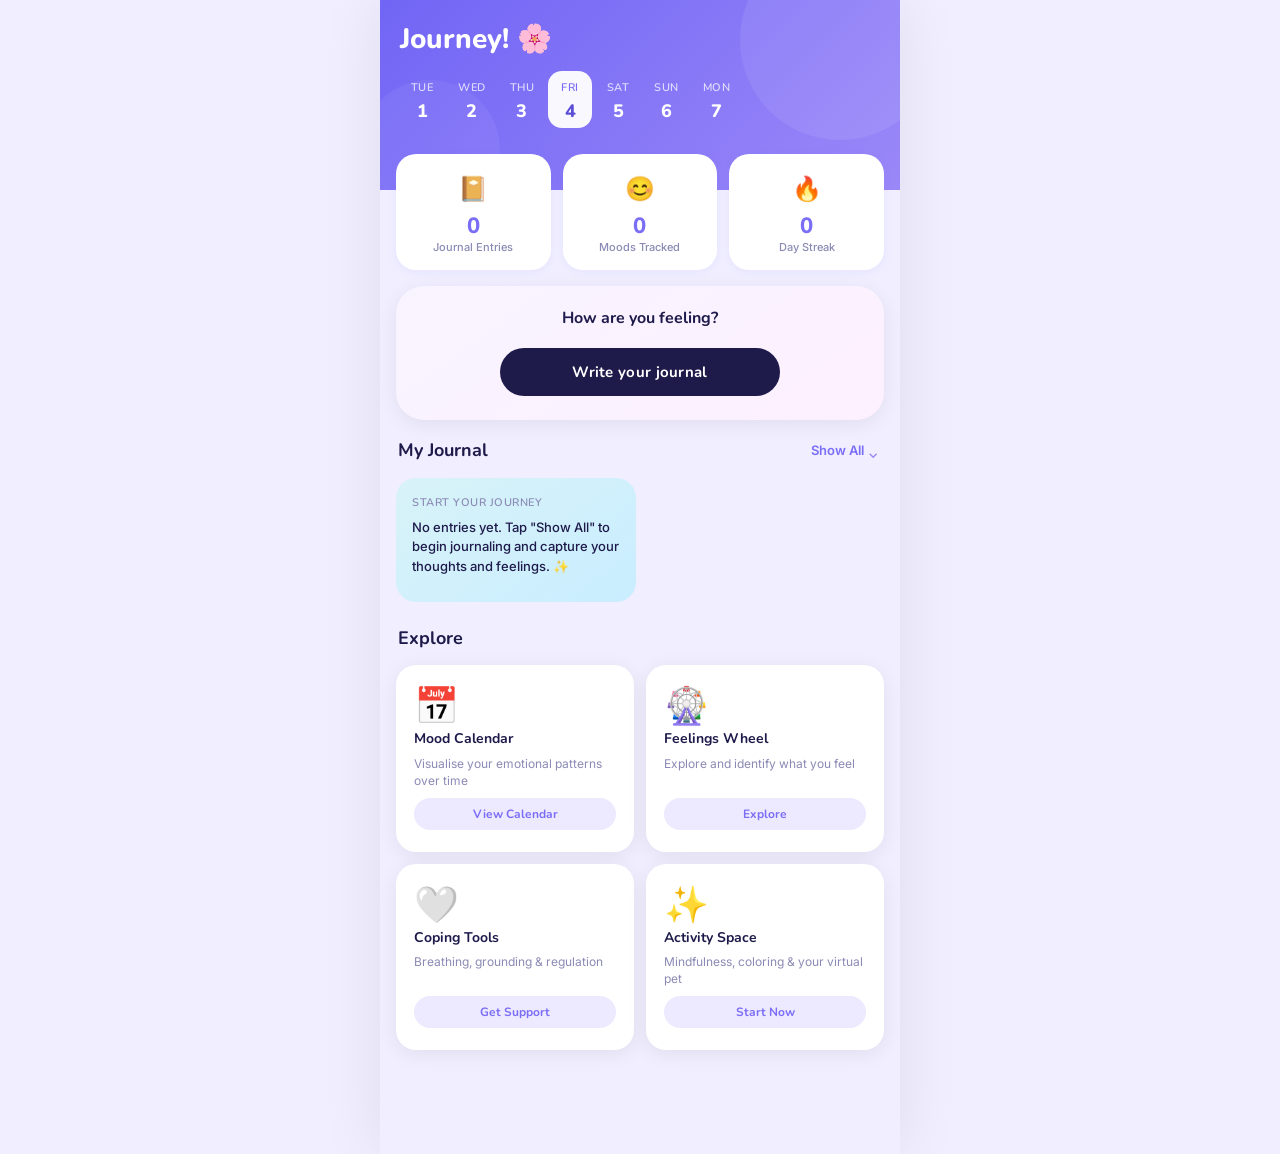
<file: journey-dashboard.html>
<!DOCTYPE html>
<html lang="en">

<head>
    <meta charset="UTF-8">
    <meta name="viewport" content="width=device-width, initial-scale=1.0">
    <title>Journey — Your Wellness Companion</title>
    <meta name="description" content="Track your mood, journal your thoughts, and build healthy habits with Journey.">
    <link rel="stylesheet" href="css/theme.css">
</head>

<body>
    <div class="app-shell">

        <!-- ===== HEADER ===== -->
        <header class="app-header">
            <div class="header-top">
                <div>
                    <h1 class="header-name">Journey! 🌸</h1>
                </div>

            </div>

            <!-- Week Strip -->
            <div class="week-strip" id="week-strip">
                <!-- Populated by JS -->
            </div>
        </header>

        <!-- ===== MAIN CONTENT ===== -->
        <main class="app-content anim-fade-in">

            <!-- Stats Row -->
            <div class="stats-row">
                <div class="stat-card">
                    <div class="stat-icon">📔</div>
                    <div class="stat-value" id="entry-count">0</div>
                    <div class="stat-label">Journal Entries</div>
                </div>
                <div class="stat-card">
                    <div class="stat-icon">😊</div>
                    <div class="stat-value" id="mood-count">0</div>
                    <div class="stat-label">Moods Tracked</div>
                </div>
                <div class="stat-card">
                    <div class="stat-icon">🔥</div>
                    <div class="stat-value" id="streak-count">0</div>
                    <div class="stat-label">Day Streak</div>
                </div>
            </div>

            <!-- Mood Card -->
            <div class="mood-card">
                <p class="mood-card-title">How are you feeling?</p>
                <button class="btn-log-mood" id="log-mood-btn" onclick="handleLogMood()">Write your journal</button>
            </div>

            <!-- Journal Section -->
            <div>
                <div class="section-header">
                    <h2 class="section-title">My Journal</h2>
                    <a href="journal-feed.html" class="section-link">
                        Show All <span class="chevron">&#8964;</span>
                    </a>
                </div>
                <div class="journal-scroll" id="journal-preview">
                    <div class="journal-entry-card" style="min-width:200px;">
                        <p class="journal-entry-date">Start your journey</p>
                        <p class="journal-entry-preview">No entries yet. Tap "Show All" to begin journaling and capture
                            your thoughts and feelings. ✨</p>
                    </div>
                </div>
            </div>

            <!-- Feature Grid -->
            <div style="margin-top: 20px;">
                <div class="section-header">
                    <h2 class="section-title">Explore</h2>
                </div>
                <div class="feature-grid">
                    <a href="mood-calendar.html" class="feature-card">
                        <div class="feature-card-icon">📅</div>
                        <div class="feature-card-title">Mood Calendar</div>
                        <div class="feature-card-desc">Visualise your emotional patterns over time</div>
                        <button class="feature-card-btn">View Calendar</button>
                    </a>
                    <a href="feelings-wheel.html" class="feature-card">
                        <div class="feature-card-icon">🎡</div>
                        <div class="feature-card-title">Feelings Wheel</div>
                        <div class="feature-card-desc">Explore and identify what you feel</div>
                        <button class="feature-card-btn">Explore</button>
                    </a>
                    <a href="coping-space.html" class="feature-card">
                        <div class="feature-card-icon">🤍</div>
                        <div class="feature-card-title">Coping Tools</div>
                        <div class="feature-card-desc">Breathing, grounding & regulation</div>
                        <button class="feature-card-btn">Get Support</button>
                    </a>
                    <a href="activity-space.html" class="feature-card">
                        <div class="feature-card-icon">✨</div>
                        <div class="feature-card-title">Activity Space</div>
                        <div class="feature-card-desc">Mindfulness, coloring & your virtual pet</div>
                        <button class="feature-card-btn">Start Now</button>
                    </a>
                </div>
            </div>

        </main>

    </div>

    <script src="data/moods.js"></script>
    <script src="js/storage.js"></script>
    <script>
        document.addEventListener('DOMContentLoaded', function () {
            buildWeekStrip();
            loadStats();
            loadJournalPreview();
        });

        /* --- Week Strip --- */
        function buildWeekStrip() {
            const strip = document.getElementById('week-strip');
            const today = new Date();
            const days = ['Sun', 'Mon', 'Tue', 'Wed', 'Thu', 'Fri', 'Sat'];
            for (let i = -3; i <= 3; i++) {
                const d = new Date(today);
                d.setDate(today.getDate() + i);
                const el = document.createElement('div');
                el.className = 'week-day' + (i === 0 ? ' active' : '');
                el.innerHTML = `
            <span class="week-day-name">${days[d.getDay()]}</span>
            <span class="week-day-num">${d.getDate()}</span>
        `;
                strip.appendChild(el);
            }
        }

        /* --- Stats --- */
        function loadStats() {
            const entries = JSON.parse(localStorage.getItem('journey_entries') || '[]');
            document.getElementById('entry-count').textContent = entries.length;

            const moods = new Set(entries.map(e => e.mood));
            document.getElementById('mood-count').textContent = moods.size;

            let streak = 0;
            if (entries.length > 0) {
                const sorted = [...entries].sort((a, b) => new Date(b.createdAt) - new Date(a.createdAt));
                let cur = new Date();
                for (const e of sorted) {
                    const d = new Date(e.createdAt);
                    if (d.toDateString() === cur.toDateString()) {
                        streak++;
                        cur.setDate(cur.getDate() - 1);
                    } else if (d < cur) break;
                }
            }
            document.getElementById('streak-count').textContent = streak;
        }

        /* --- Journal Preview --- */
        function loadJournalPreview() {
            const entries = JSON.parse(localStorage.getItem('journey_entries') || '[]');
            if (!entries.length) return;

            const container = document.getElementById('journal-preview');
            container.innerHTML = '';

            const recent = entries.slice(-3).reverse();
            recent.forEach((entry, idx) => {
                const d = new Date(entry.createdAt);
                const dateStr = d.toLocaleDateString('en-US', { day: '2-digit', month: 'short', year: 'numeric' });
                const preview = (entry.content || '').substring(0, 120);
                const card = document.createElement('div');
                card.className = 'journal-entry-card';
                card.innerHTML = `
            <p class="journal-entry-date">${dateStr}</p>
            <p class="journal-entry-preview">${preview}${preview.length >= 120 ? '...' : ''}</p>
            <div class="journal-show-more" onclick="window.location.href='journal-feed.html'">
                Show More &#8964;
            </div>
        `;
                container.appendChild(card);
            });
        }

        /* --- Log Mood --- */
        function handleLogMood() {
            window.location.href = 'journal-entry.html';
        }
    </script>
</body>

</html>
</file>
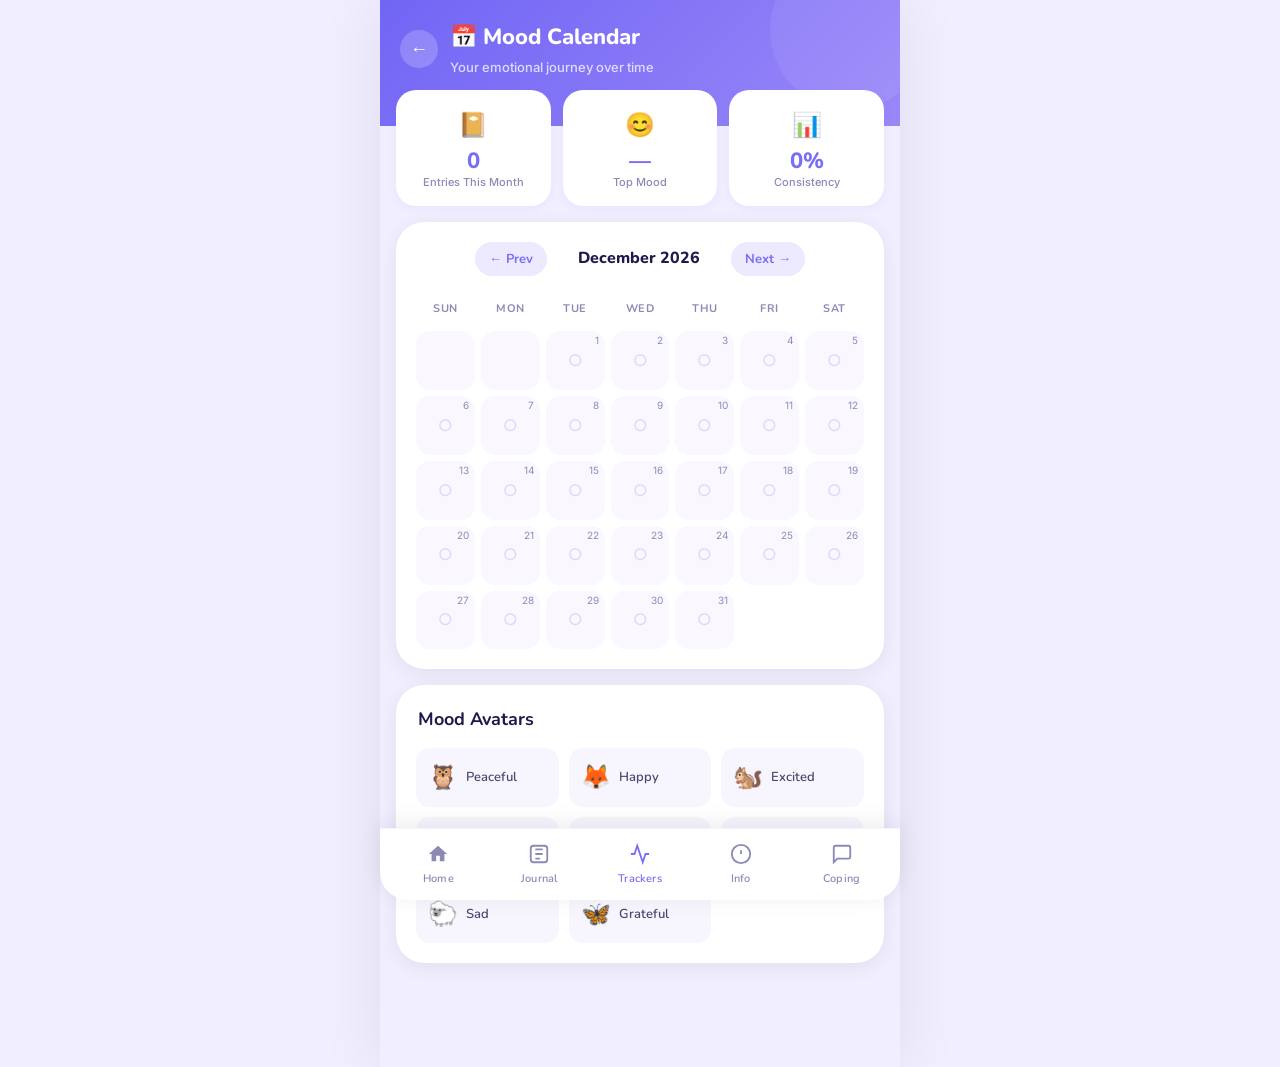
<file: mood-calendar.html>
<!DOCTYPE html>
<html lang="en">
<head>
    <meta charset="UTF-8">
    <meta name="viewport" content="width=device-width, initial-scale=1.0">
    <title>Mood Calendar — Journey Wellness</title>
    <meta name="description" content="Visualise your emotional patterns over time with mood tracking.">
    <link rel="stylesheet" href="css/theme.css">
</head>
<body>
<div class="app-shell">

    <!-- ===== PAGE HEADER ===== -->
    <header class="page-header">
        <div class="page-header-content">
            <button class="back-btn" onclick="window.location.href='journey-dashboard.html'" aria-label="Back">&#8592;</button>
            <div>
                <h1 class="page-header-title">📅 Mood Calendar</h1>
                <p class="page-header-subtitle">Your emotional journey over time</p>
            </div>
        </div>
    </header>

    <!-- ===== MAIN CONTENT ===== -->
    <main class="app-content anim-fade-in">

        <!-- Stats Row -->
        <div class="stats-row">
            <div class="stat-card">
                <div class="stat-icon">📔</div>
                <div class="stat-value" id="entries-this-month">0</div>
                <div class="stat-label">Entries This Month</div>
            </div>
            <div class="stat-card">
                <div class="stat-icon">😊</div>
                <div class="stat-value" id="most-common-mood">—</div>
                <div class="stat-label">Top Mood</div>
            </div>
            <div class="stat-card">
                <div class="stat-icon">📊</div>
                <div class="stat-value" id="consistency">0%</div>
                <div class="stat-label">Consistency</div>
            </div>
        </div>

        <!-- Month Navigation -->
        <div class="card">
            <div class="month-nav">
                <button class="month-btn" onclick="previousMonth()">&#8592; Prev</button>
                <span class="current-month" id="current-month"></span>
                <button class="month-btn" onclick="nextMonth()">Next &#8594;</button>
            </div>

            <!-- Calendar Grid -->
            <div class="calendar-grid" id="calendar"></div>
        </div>

        <!-- Legend -->
        <div class="card">
            <div class="section-header" style="margin-bottom:14px;">
                <h2 class="section-title">Mood Avatars</h2>
            </div>
            <div class="legend-grid" id="legend-grid">
                <!-- Populated by JS -->
            </div>
        </div>

    </main>

    <!-- ===== BOTTOM NAV ===== -->
    <nav class="bottom-nav">
        <a href="journey-dashboard.html" class="nav-item">
            <div class="nav-item-icon">
                <svg viewBox="0 0 24 24" fill="currentColor"><path d="M10 20v-6h4v6h5v-8h3L12 3 2 12h3v8z"/></svg>
            </div>
            <span class="nav-item-label">Home</span>
        </a>
        <a href="journal-feed.html" class="nav-item">
            <div class="nav-item-icon">
                <svg viewBox="0 0 24 24" fill="none" stroke="currentColor" stroke-width="2"><rect x="3" y="3" width="18" height="18" rx="3"/><path d="M8 7h8M8 12h8M8 17h5"/></svg>
            </div>
            <span class="nav-item-label">Journal</span>
        </a>
        <a href="activity-space.html" class="nav-item active">
            <div class="nav-item-icon">
                <svg viewBox="0 0 24 24" fill="none" stroke="currentColor" stroke-width="2"><polyline points="22 12 18 12 15 21 9 3 6 12 2 12"/></svg>
            </div>
            <span class="nav-item-label">Trackers</span>
        </a>
        <a href="feelings-wheel.html" class="nav-item">
            <div class="nav-item-icon">
                <svg viewBox="0 0 24 24" fill="none" stroke="currentColor" stroke-width="2"><circle cx="12" cy="12" r="10"/><line x1="12" y1="8" x2="12" y2="12"/><line x1="12" y1="16" x2="12.01" y2="16"/></svg>
            </div>
            <span class="nav-item-label">Info</span>
        </a>
        <a href="coping-space.html" class="nav-item">
            <div class="nav-item-icon">
                <svg viewBox="0 0 24 24" fill="none" stroke="currentColor" stroke-width="2"><path d="M21 15a2 2 0 0 1-2 2H7l-4 4V5a2 2 0 0 1 2-2h14a2 2 0 0 1 2 2z"/></svg>
            </div>
            <span class="nav-item-label">Coping</span>
        </a>
    </nav>

</div>

<script src="data/moods.js"></script>
<script src="js/storage.js"></script>
<script>
    const CUSTOM_AVATARS_KEY = 'journey-custom-avatars';

    function getCustomAvatars() {
        try { return JSON.parse(localStorage.getItem(CUSTOM_AVATARS_KEY) || '[]'); }
        catch (e) { return []; }
    }

    function getMoodMap() {
        const map = {};
        if (window.moodsData && window.moodsData.moods) {
            window.moodsData.moods.forEach(mood => {
                map[mood.id] = { emoji: mood.emoji, name: mood.name, color: mood.color };
            });
        }
        getCustomAvatars().forEach(avatar => {
            map[avatar.id] = { emoji: avatar.emoji, name: avatar.name, color: avatar.color };
        });
        return map;
    }

    function renderLegend() {
        const grid = document.getElementById('legend-grid');
        if (!grid) return;
        const moodMap = getMoodMap();
        grid.innerHTML = '';
        Object.entries(moodMap).forEach(([id, mood]) => {
            const item = document.createElement('div');
            item.className = 'legend-item';
            item.innerHTML = `<span class="legend-emoji">${mood.emoji}</span><span>${mood.name}</span>`;
            grid.appendChild(item);
        });
    }

    let currentDate = new Date();

    function renderCalendar() {
        const year  = currentDate.getFullYear();
        const month = currentDate.getMonth();
        const moodMap = getMoodMap();

        document.getElementById('current-month').textContent =
            currentDate.toLocaleDateString('en-US', { month: 'long', year: 'numeric' });

        const firstDay    = new Date(year, month, 1).getDay();
        const daysInMonth = new Date(year, month + 1, 0).getDate();

        const entries = JSON.parse(localStorage.getItem('journey_entries') || '[]');
        const byDate  = {};
        entries.forEach(e => { byDate[new Date(e.createdAt).toDateString()] = e; });

        const cal = document.getElementById('calendar');
        cal.innerHTML = '';

        // Day headers
        ['Sun','Mon','Tue','Wed','Thu','Fri','Sat'].forEach(d => {
            const h = document.createElement('div');
            h.className = 'cal-day-header';
            h.textContent = d;
            cal.appendChild(h);
        });

        // Empty cells
        for (let i = 0; i < firstDay; i++) {
            const e = document.createElement('div');
            e.className = 'cal-day';
            cal.appendChild(e);
        }

        // Day cells
        for (let day = 1; day <= daysInMonth; day++) {
            const dayDate  = new Date(year, month, day);
            const dayStr   = dayDate.toDateString();
            const entry    = byDate[dayStr];
            const cell     = document.createElement('div');
            cell.className = 'cal-day' + (entry ? ' has-entry' : '');

            const num = document.createElement('div');
            num.className = 'cal-day-num';
            num.textContent = day;
            cell.appendChild(num);

            if (entry) {
                const moodData = moodMap[entry.mood];
                const emoji    = moodData ? moodData.emoji : '📔';
                const moodName = moodData ? moodData.name  : 'Unknown';

                const emojiEl = document.createElement('div');
                emojiEl.className = 'cal-day-emoji';
                emojiEl.textContent = emoji;
                cell.appendChild(emojiEl);

                const tip = document.createElement('div');
                tip.className = 'day-tooltip';
                tip.textContent = moodName + ' — ' + (entry.content || '').substring(0, 18) + '…';
                cell.appendChild(tip);

                cell.style.cursor = 'pointer';
                cell.onclick = () => viewEntry(entry.id);
            } else {
                const empty = document.createElement('div');
                empty.className = 'cal-day-empty';
                empty.textContent = '○';
                cell.appendChild(empty);
            }
            cal.appendChild(cell);
        }

        updateStats();
    }

    function updateStats() {
        const entries = JSON.parse(localStorage.getItem('journey_entries') || '[]');
        const year  = currentDate.getFullYear();
        const month = currentDate.getMonth();
        const moodMap = getMoodMap();

        const thisMonth = entries.filter(e => {
            const d = new Date(e.createdAt);
            return d.getFullYear() === year && d.getMonth() === month;
        });

        document.getElementById('entries-this-month').textContent = thisMonth.length;

        const moodCounts = {};
        thisMonth.forEach(e => { moodCounts[e.mood] = (moodCounts[e.mood] || 0) + 1; });
        const top = Object.keys(moodCounts).reduce((a, b) => moodCounts[a] > moodCounts[b] ? a : b, 'none');
        const topData = moodMap[top];
        document.getElementById('most-common-mood').textContent = topData ? topData.emoji : '—';

        const daysInMonth = new Date(year, month + 1, 0).getDate();
        const uniqueDays  = new Set(thisMonth.map(e => new Date(e.createdAt).getDate()));
        document.getElementById('consistency').textContent =
            Math.round((uniqueDays.size / daysInMonth) * 100) + '%';
    }

    function previousMonth() {
        currentDate.setMonth(currentDate.getMonth() - 1);
        renderCalendar();
    }

    function nextMonth() {
        currentDate.setMonth(currentDate.getMonth() + 1);
        renderCalendar();
    }

    function viewEntry(entryId) {
        sessionStorage.setItem('viewEntryId', entryId);
        window.location.href = 'journal-feed.html';
    }

    document.addEventListener('DOMContentLoaded', () => {
        renderLegend();
        renderCalendar();
    });
</script>
</body>
</html>
</file>
<file: css/toggle-styles.css>
.selectedState {
  padding-top: 20px;
}

.toggleContainer {
  padding: 16px;
  margin: 0 auto;
  width: 300px;
}

.can-toggle {
  position: relative;
}
.can-toggle *, .can-toggle *:before, .can-toggle *:after {
  box-sizing: border-box;
}
.can-toggle input[type=checkbox] {
  opacity: 0;
  position: absolute;
  top: 0;
  left: 0;
}
.can-toggle input[type=checkbox][disabled] ~ label {
  pointer-events: none;
}
.can-toggle input[type=checkbox][disabled] ~ label .can-toggle__switch {
  opacity: 0.4;
}
.can-toggle input[type=checkbox]:checked ~ label .can-toggle__switch:before {
  content: attr(data-unchecked);
  left: 0;
}
.can-toggle input[type=checkbox]:checked ~ label .can-toggle__switch:after {
  content: attr(data-checked);
}
.can-toggle label {
  -webkit-user-select: none;
     -moz-user-select: none;
      -ms-user-select: none;
          user-select: none;
  position: relative;
  display: block;
  align-items: center;
}
.can-toggle label .can-toggle__label-text {
  flex: 1;
  padding-bottom: 16px;
}
.can-toggle label .can-toggle__switch {
  position: relative;
}
.can-toggle label .can-toggle__switch:before {
  content: attr(data-checked);
  position: absolute;
  top: 0;
  text-transform: uppercase;
  text-align: center;
}
.can-toggle label .can-toggle__switch:after {
  content: attr(data-unchecked);
  position: absolute;
  z-index: 5;
  text-transform: uppercase;
  text-align: center;
  background: white;
  transform: translate3d(0, 0, 0);
}
.can-toggle input[type=checkbox][disabled] ~ label {
  color: rgba(35, 35, 35, 0.5);
}
.can-toggle input[type=checkbox]:focus ~ label .can-toggle__switch, .can-toggle input[type=checkbox]:hover ~ label .can-toggle__switch {
  background-color: #232323;
}
.can-toggle input[type=checkbox]:focus ~ label .can-toggle__switch:after, .can-toggle input[type=checkbox]:hover ~ label .can-toggle__switch:after {
  color: #0a0a0a;
}
.can-toggle input[type=checkbox]:hover ~ label {
  color: #161616;
}
.can-toggle input[type=checkbox]:checked ~ label:hover {
  color: #436b58;
}
.can-toggle input[type=checkbox]:checked ~ label .can-toggle__switch {
  background-color: #53846d;
}
.can-toggle input[type=checkbox]:checked ~ label .can-toggle__switch:after {
  color: #3f6453;
}
.can-toggle input[type=checkbox]:checked:focus ~ label .can-toggle__switch, .can-toggle input[type=checkbox]:checked:hover ~ label .can-toggle__switch {
  background-color: #497460;
}
.can-toggle input[type=checkbox]:checked:focus ~ label .can-toggle__switch:after, .can-toggle input[type=checkbox]:checked:hover ~ label .can-toggle__switch:after {
  color: #355546;
}
.can-toggle label .can-toggle__label-text {
  flex: 1;
}
.can-toggle label .can-toggle__switch {
  transition: background-color 0.3s cubic-bezier(0, 1, 0.5, 1);
  background: #303030;
}
.can-toggle label .can-toggle__switch:before {
  color: rgba(255, 255, 255, 0.5);
}
.can-toggle label .can-toggle__switch:after {
  transition: transform 0.3s cubic-bezier(0, 1, 0.5, 1);
  color: #232323;
}
.can-toggle input[type=checkbox]:focus ~ label .can-toggle__switch:after, .can-toggle input[type=checkbox]:hover ~ label .can-toggle__switch:after {
  box-shadow: 0 3px 3px rgba(0, 0, 0, 0.4);
}
.can-toggle input[type=checkbox]:checked ~ label .can-toggle__switch:after {
  transform: translate3d(146px, 0, 0);
}
.can-toggle input[type=checkbox]:checked:focus ~ label .can-toggle__switch:after, .can-toggle input[type=checkbox]:checked:hover ~ label .can-toggle__switch:after {
  box-shadow: 0 3px 3px rgba(0, 0, 0, 0.4);
}
.can-toggle label {
  font-size: 18px;
}
.can-toggle label .can-toggle__switch {
  height: 40px;
  flex: 0 0 300px;
  border-radius: 80px;
}
.can-toggle label .can-toggle__switch:before {
  left: 150px;
  font-size: 15px;
  line-height: 40px;
  width: 150px;
  padding: 0 12px;
}
.can-toggle label .can-toggle__switch:after {
  top: 4px;
  left: 4px;
  border-radius: 40px;
  width: 146px;
  line-height: 32px;
  font-size: 15px;
}
.can-toggle label .can-toggle__switch:hover:after {
  box-shadow: 0 3px 3px rgba(0, 0, 0, 0.4);
}
</file>
<file: css/theme.css>
/* ============================================================
   Journey Wellness — Purple Theme Design System
   Matches the app design: violet gradient header, soft cards,
   bottom tab navigation, clean mobile-first layout.
   ============================================================ */

@import url('https://fonts.googleapis.com/css2?family=Nunito:wght@400;500;600;700;800&family=Inter:wght@400;500;600&display=swap');

/* ===== CSS VARIABLES ===== */
:root {
  /* Core Brand Colors */
  --purple-primary: #7B6EF6;
  --purple-dark: #5A4ED4;
  --purple-deeper: #3D2FAF;
  --purple-light: #A78BFA;
  --purple-soft: #C4B5FD;
  --purple-pale: #EDE9FE;

  /* Background Colors */
  --bg-main: #F0EEFF;
  --bg-card: #FFFFFF;
  --bg-card-tint: #FAF7FF;
  --bg-mood-card: #F8F4FF;
  --bg-header-start: #7165F5;
  --bg-header-end: #9A88F8;

  /* Text Colors */
  --text-heading: #1E1B4B;
  --text-body: #4B4770;
  --text-muted: #8B8AB5;
  --text-white: #FFFFFF;
  --text-white-muted: rgba(255, 255, 255, 0.75);

  /* Accent Colors */
  --accent-pink: #F472B6;
  --accent-teal: #06B6D4;
  --accent-amber: #F59E0B;
  --accent-green: #10B981;
  --accent-red: #EF4444;

  /* Mood Colors */
  --mood-awful: #EF4444;
  --mood-bad: #F97316;
  --mood-neutral: #EAB308;
  --mood-good: #22C55E;
  --mood-great: #7B6EF6;

  /* Tracker Colors */
  --tracker-water: #38BDF8;
  --tracker-walk: #A78BFA;
  --tracker-sleep: #818CF8;
  --tracker-eat: #34D399;

  /* Shadows */
  --shadow-sm: 0 2px 8px rgba(123, 110, 246, 0.08);
  --shadow-md: 0 4px 16px rgba(123, 110, 246, 0.12);
  --shadow-lg: 0 8px 32px rgba(123, 110, 246, 0.18);
  --shadow-card: 0 4px 20px rgba(0, 0, 0, 0.07);

  /* Border Radius */
  --radius-sm: 8px;
  --radius-md: 14px;
  --radius-lg: 20px;
  --radius-xl: 28px;
  --radius-full: 9999px;

  /* Spacing */
  --space-xs: 4px;
  --space-sm: 8px;
  --space-md: 16px;
  --space-lg: 24px;
  --space-xl: 32px;
  --space-2xl: 48px;

  /* Typography */
  --font-display: 'Nunito', 'Fredoka', sans-serif;
  --font-body: 'Inter', 'Nunito', sans-serif;

  /* Layout */
  --app-max-width: 520px;
  --nav-height: 72px;
  --header-height: 220px;

  /* Transitions */
  --ease-fast: 0.15s ease;
  --ease-std: 0.25s ease;
  --ease-slow: 0.4s ease;
}

/* ===== RESET & BASE ===== */
*,
*::before,
*::after {
  margin: 0;
  padding: 0;
  box-sizing: border-box;
}

html {
  font-size: 16px;
  scroll-behavior: smooth;
  -webkit-text-size-adjust: 100%;
}

body {
  font-family: var(--font-body);
  background-color: var(--bg-main);
  color: var(--text-body);
  line-height: 1.6;
  min-height: 100vh;
  overflow-x: hidden;
}

/* ===== APP SHELL ===== */
.app-shell {
  max-width: var(--app-max-width);
  margin: 0 auto;
  min-height: 100vh;
  position: relative;
  background: var(--bg-main);
  box-shadow: 0 0 60px rgba(0, 0, 0, 0.08);
}

/* ===== HEADER / HERO ===== */
.app-header {
  background: linear-gradient(135deg, var(--bg-header-start) 0%, var(--bg-header-end) 100%);
  padding: 24px 20px 60px;
  position: relative;
  overflow: hidden;
}

.app-header::before {
  content: '';
  position: absolute;
  top: -60px;
  right: -40px;
  width: 200px;
  height: 200px;
  background: rgba(255, 255, 255, 0.08);
  border-radius: 50%;
}

.app-header::after {
  content: '';
  position: absolute;
  bottom: -30px;
  left: -20px;
  width: 140px;
  height: 140px;
  background: rgba(255, 255, 255, 0.05);
  border-radius: 50%;
}

.header-top {
  display: flex;
  justify-content: space-between;
  align-items: flex-start;
  margin-bottom: 16px;
  position: relative;
  z-index: 2;
}

.header-greeting {
  color: var(--text-white-muted);
  font-size: 14px;
  font-weight: 500;
  font-family: var(--font-display);
  margin-bottom: 2px;
}

.header-name {
  color: var(--text-white);
  font-size: 28px;
  font-weight: 800;
  font-family: var(--font-display);
  line-height: 1.1;
}

.header-avatar {
  width: 44px;
  height: 44px;
  background: rgba(255, 255, 255, 0.2);
  border-radius: 50%;
  display: flex;
  align-items: center;
  justify-content: center;
  font-size: 22px;
  border: 2px solid rgba(255, 255, 255, 0.3);
  cursor: pointer;
  transition: all var(--ease-std);
  flex-shrink: 0;
}

.header-avatar:hover {
  background: rgba(255, 255, 255, 0.3);
  transform: scale(1.05);
}

/* Week Strip */
.week-strip {
  display: flex;
  gap: 4px;
  overflow-x: auto;
  scrollbar-width: none;
  position: relative;
  z-index: 2;
  margin-bottom: 0;
  padding-bottom: 2px;
}

.week-strip::-webkit-scrollbar {
  display: none;
}

.week-day {
  display: flex;
  flex-direction: column;
  align-items: center;
  gap: 6px;
  padding: 8px 10px;
  border-radius: var(--radius-md);
  cursor: pointer;
  transition: all var(--ease-std);
  flex-shrink: 0;
  min-width: 44px;
}

.week-day.active {
  background: rgba(255, 255, 255, 0.95);
}

.week-day-name {
  font-size: 11px;
  font-weight: 600;
  color: var(--text-white-muted);
  text-transform: uppercase;
  letter-spacing: 0.5px;
  font-family: var(--font-display);
}

.week-day.active .week-day-name {
  color: var(--purple-primary);
}

.week-day-num {
  font-size: 18px;
  font-weight: 800;
  color: var(--text-white);
  font-family: var(--font-display);
  line-height: 1;
}

.week-day.active .week-day-num {
  color: var(--purple-dark);
}

/* ===== MAIN SCROLLABLE CONTENT ===== */
.app-content {
  padding: 0 16px;
  padding-bottom: calc(var(--nav-height) + 16px);
  margin-top: -36px;
  position: relative;
  z-index: 3;
}

/* ===== CARDS ===== */
.card {
  background: var(--bg-card);
  border-radius: var(--radius-xl);
  padding: 20px;
  box-shadow: var(--shadow-card);
  margin-bottom: 16px;
  transition: transform var(--ease-std), box-shadow var(--ease-std);
}

.card:hover {
  transform: translateY(-2px);
  box-shadow: var(--shadow-md);
}

.card-tint {
  background: var(--bg-mood-card);
}

/* ===== SECTION HEADER ===== */
.section-header {
  display: flex;
  justify-content: space-between;
  align-items: center;
  margin-bottom: 12px;
  padding: 0 2px;
}

.section-title {
  font-size: 18px;
  font-weight: 700;
  color: var(--text-heading);
  font-family: var(--font-display);
}

.section-link {
  font-size: 13px;
  font-weight: 600;
  color: var(--purple-primary);
  text-decoration: none;
  display: flex;
  align-items: center;
  gap: 4px;
  cursor: pointer;
  transition: color var(--ease-fast);
}

.section-link:hover {
  color: var(--purple-dark);
  text-decoration: none;
}

.section-link svg,
.section-link .chevron {
  width: 14px;
  height: 14px;
  opacity: 0.8;
}

/* ===== MOOD CARD ===== */
.mood-card {
  background: linear-gradient(145deg, #F8F4FF, #FDF0FF);
  border-radius: var(--radius-xl);
  padding: 20px 20px 24px;
  box-shadow: var(--shadow-card);
  margin-bottom: 16px;
  text-align: center;
}

.mood-card-title {
  font-size: 16px;
  font-weight: 700;
  color: var(--text-heading);
  font-family: var(--font-display);
  margin-bottom: 16px;
}

.mood-emojis {
  display: flex;
  justify-content: center;
  gap: 12px;
  margin-bottom: 16px;
  flex-wrap: nowrap;
}

.mood-emoji-item {
  display: flex;
  flex-direction: column;
  align-items: center;
  gap: 4px;
  cursor: pointer;
  transition: transform var(--ease-std);
  padding: 4px 8px;
  border-radius: var(--radius-md);
  border: 2px solid transparent;
}

.mood-emoji-item:hover,
.mood-emoji-item.selected {
  transform: scale(1.15);
  border-color: var(--purple-light);
  background: rgba(167, 139, 250, 0.1);
}

.mood-emoji-item .emoji {
  font-size: 32px;
  line-height: 1;
  filter: drop-shadow(0 2px 4px rgba(0, 0, 0, 0.1));
}

.mood-emoji-item .emoji-label {
  font-size: 11px;
  color: var(--text-muted);
  font-weight: 500;
  font-family: var(--font-display);
}

.btn-log-mood {
  display: inline-flex;
  align-items: center;
  justify-content: center;
  padding: 14px 40px;
  background: var(--text-heading);
  color: var(--text-white);
  border: none;
  border-radius: var(--radius-full);
  font-size: 15px;
  font-weight: 700;
  font-family: var(--font-display);
  cursor: pointer;
  transition: all var(--ease-std);
  width: 100%;
  max-width: 280px;
  letter-spacing: 0.3px;
}

.btn-log-mood:hover {
  background: var(--purple-dark);
  transform: translateY(-2px);
  box-shadow: 0 6px 20px rgba(123, 110, 246, 0.3);
}

/* ===== JOURNAL ENTRIES ===== */
.journal-scroll {
  display: flex;
  gap: 12px;
  overflow-x: auto;
  scrollbar-width: none;
  padding-bottom: 4px;
  margin: 0 -2px;
  padding: 2px;
}

.journal-scroll::-webkit-scrollbar {
  display: none;
}

.journal-entry-card {
  background: linear-gradient(145deg, #D8F3F8, #C9EDFF);
  border-radius: var(--radius-lg);
  padding: 16px;
  min-width: 220px;
  max-width: 240px;
  flex-shrink: 0;
  cursor: pointer;
  transition: all var(--ease-std);
  position: relative;
  overflow: hidden;
}

.journal-entry-card:nth-child(2n) {
  background: linear-gradient(145deg, #E8D8F8, #DCC9F8);
}

.journal-entry-card:hover {
  transform: translateY(-3px);
  box-shadow: var(--shadow-md);
}

.journal-entry-date {
  font-size: 11px;
  font-weight: 600;
  color: var(--text-muted);
  margin-bottom: 6px;
  font-family: var(--font-display);
  text-transform: uppercase;
  letter-spacing: 0.5px;
}

.journal-entry-preview {
  font-size: 13px;
  color: var(--text-heading);
  line-height: 1.5;
  font-weight: 500;
  display: -webkit-box;
  -webkit-line-clamp: 4;
  -webkit-box-orient: vertical;
  overflow: hidden;
  margin-bottom: 10px;
}

.journal-show-more {
  font-size: 12px;
  color: var(--purple-primary);
  font-weight: 600;
  display: flex;
  align-items: center;
  gap: 4px;
  cursor: pointer;
  font-family: var(--font-display);
}

/* ===== TRACKERS ===== */
.trackers-grid {
  display: grid;
  grid-template-columns: repeat(4, 1fr);
  gap: 12px;
}

.tracker-item {
  display: flex;
  flex-direction: column;
  align-items: center;
  gap: 8px;
  cursor: pointer;
  transition: transform var(--ease-std);
}

.tracker-item:hover {
  transform: translateY(-3px);
}

.tracker-icon-wrap {
  width: 64px;
  height: 64px;
  border-radius: 50%;
  border: 2.5px solid rgba(123, 110, 246, 0.2);
  display: flex;
  align-items: center;
  justify-content: center;
  background: var(--bg-card);
  box-shadow: var(--shadow-sm);
  transition: all var(--ease-std);
  font-size: 26px;
}

.tracker-item:hover .tracker-icon-wrap {
  border-color: var(--purple-primary);
  box-shadow: 0 4px 16px rgba(123, 110, 246, 0.2);
}

.tracker-label {
  font-size: 12px;
  font-weight: 600;
  color: var(--text-muted);
  font-family: var(--font-display);
  text-align: center;
  line-height: 1.3;
}

/* ===== STATS GRID ===== */
.stats-row {
  display: grid;
  grid-template-columns: repeat(3, 1fr);
  gap: 12px;
  margin-bottom: 16px;
}

.stat-card {
  background: var(--bg-card);
  border-radius: var(--radius-lg);
  padding: 16px 12px;
  text-align: center;
  box-shadow: var(--shadow-sm);
  transition: all var(--ease-std);
}

.stat-card:hover {
  transform: translateY(-2px);
  box-shadow: var(--shadow-md);
}

.stat-icon {
  font-size: 24px;
  margin-bottom: 6px;
}

.stat-value {
  font-size: 22px;
  font-weight: 800;
  color: var(--purple-primary);
  font-family: var(--font-display);
  line-height: 1;
  margin-bottom: 4px;
}

.stat-label {
  font-size: 11px;
  color: var(--text-muted);
  font-weight: 500;
  line-height: 1.2;
}

/* ===== BOTTOM NAVIGATION ===== */
.bottom-nav {
  position: fixed;
  bottom: 0;
  left: 50%;
  transform: translateX(-50%);
  width: 100%;
  max-width: var(--app-max-width);
  height: var(--nav-height);
  background: var(--bg-card);
  display: flex;
  align-items: center;
  justify-content: space-around;
  padding: 0 8px;
  box-shadow: 0 -4px 24px rgba(0, 0, 0, 0.08);
  border-top: 1px solid rgba(123, 110, 246, 0.08);
  z-index: 100;
  border-radius: 0;
}

.nav-item {
  display: flex;
  flex-direction: column;
  align-items: center;
  gap: 4px;
  padding: 8px 12px;
  border-radius: var(--radius-md);
  cursor: pointer;
  transition: all var(--ease-std);
  text-decoration: none;
  color: var(--text-muted);
  border: none;
  background: transparent;
  flex: 1;
  font-family: var(--font-display);
}

.nav-item:hover {
  color: var(--purple-primary);
}

.nav-item.active {
  color: var(--purple-primary);
}

.nav-item-icon {
  width: 24px;
  height: 24px;
  display: flex;
  align-items: center;
  justify-content: center;
  font-size: 20px;
}

.nav-item-icon svg {
  width: 22px;
  height: 22px;
}

.nav-item-label {
  font-size: 11px;
  font-weight: 600;
  letter-spacing: 0.2px;
}

/* ===== PAGE HEADER (back button pages) ===== */
.page-header {
  background: linear-gradient(135deg, var(--bg-header-start) 0%, var(--bg-header-end) 100%);
  padding: 20px 20px 48px;
  position: relative;
  overflow: hidden;
}

.page-header::before {
  content: '';
  position: absolute;
  top: -50px;
  right: -30px;
  width: 160px;
  height: 160px;
  background: rgba(255, 255, 255, 0.07);
  border-radius: 50%;
}

.page-header-content {
  display: flex;
  align-items: center;
  gap: 12px;
  position: relative;
  z-index: 2;
}

.back-btn {
  width: 38px;
  height: 38px;
  border-radius: 50%;
  background: rgba(255, 255, 255, 0.2);
  border: none;
  display: flex;
  align-items: center;
  justify-content: center;
  cursor: pointer;
  color: white;
  font-size: 18px;
  transition: all var(--ease-std);
  flex-shrink: 0;
  line-height: 1;
}

.back-btn:hover {
  background: rgba(255, 255, 255, 0.3);
  transform: translateX(-2px);
}

.page-header-title {
  font-size: 22px;
  font-weight: 800;
  color: var(--text-white);
  font-family: var(--font-display);
}

.page-header-subtitle {
  font-size: 13px;
  color: var(--text-white-muted);
  font-weight: 500;
  margin-top: 2px;
}

/* ===== BUTTONS ===== */
.btn {
  display: inline-flex;
  align-items: center;
  justify-content: center;
  gap: 8px;
  padding: 12px 24px;
  border: none;
  border-radius: var(--radius-full);
  font-size: 14px;
  font-weight: 700;
  font-family: var(--font-display);
  cursor: pointer;
  transition: all var(--ease-std);
  text-decoration: none;
  letter-spacing: 0.2px;
}

.btn-primary {
  background: linear-gradient(135deg, var(--purple-primary), var(--purple-light));
  color: var(--text-white);
  box-shadow: 0 4px 16px rgba(123, 110, 246, 0.3);
}

.btn-primary:hover {
  transform: translateY(-2px);
  box-shadow: 0 6px 24px rgba(123, 110, 246, 0.4);
}

.btn-secondary {
  background: var(--purple-pale);
  color: var(--purple-primary);
}

.btn-secondary:hover {
  background: var(--purple-soft);
  color: var(--purple-dark);
}

.btn-dark {
  background: var(--text-heading);
  color: var(--text-white);
}

.btn-dark:hover {
  background: var(--purple-dark);
  transform: translateY(-2px);
  box-shadow: 0 6px 20px rgba(30, 27, 75, 0.3);
}

.btn-full {
  width: 100%;
}

.btn-calm {
  background: linear-gradient(135deg, #B8D8E8, #A0C8D8);
  color: white;
}

.btn-calm:hover {
  transform: translateY(-2px);
  box-shadow: 0 6px 16px rgba(184, 216, 232, 0.4);
}

/* ===== FORMS ===== */
.form-group {
  margin-bottom: 16px;
}

.form-label {
  display: block;
  font-size: 13px;
  font-weight: 600;
  color: var(--text-heading);
  margin-bottom: 6px;
  font-family: var(--font-display);
}

.form-input,
.form-textarea,
.form-select {
  width: 100%;
  padding: 12px 16px;
  border: 2px solid rgba(123, 110, 246, 0.15);
  border-radius: var(--radius-md);
  font-family: var(--font-body);
  font-size: 14px;
  color: var(--text-heading);
  background: var(--bg-card);
  transition: all var(--ease-fast);
  outline: none;
}

.form-input:focus,
.form-textarea:focus,
.form-select:focus {
  border-color: var(--purple-primary);
  box-shadow: 0 0 0 3px rgba(123, 110, 246, 0.12);
  background: white;
}

.form-textarea {
  resize: vertical;
  min-height: 120px;
  line-height: 1.6;
}

/* ===== TAG ===== */
.tag {
  display: inline-block;
  padding: 4px 12px;
  border-radius: var(--radius-full);
  background: var(--purple-pale);
  color: var(--purple-dark);
  font-size: 12px;
  font-weight: 600;
  font-family: var(--font-display);
}

/* ===== MOOD SELECTOR (journal entry) ===== */
.mood-grid {
  display: grid;
  grid-template-columns: repeat(auto-fill, minmax(56px, 1fr));
  gap: 6px;
}

.mood-option {
  display: flex;
  flex-direction: column;
  align-items: center;
  gap: 2px;
  padding: 6px 4px;
  border: 2px solid rgba(123, 110, 246, 0.12);
  border-radius: var(--radius-lg);
  cursor: pointer;
  transition: all var(--ease-std);
  background: var(--bg-card-tint);
  font-size: 30px;
}

.mood-option:hover {
  border-color: var(--purple-light);
  transform: scale(1.05);
  background: var(--purple-pale);
}

.mood-option.selected {
  border-color: var(--purple-primary);
  background: rgba(123, 110, 246, 0.08);
  box-shadow: 0 4px 12px rgba(123, 110, 246, 0.2);
}

.mood-option .mood-name,
.mood-option .mood-label {
  font-size: 11px;
  font-weight: 700;
  color: #000000;
  font-family: var(--font-display);
  text-align: center;
  line-height: 1;
  margin: 0;
}

/* ===== FEATURE GRID (dashboard) ===== */
.feature-grid {
  display: grid;
  grid-template-columns: repeat(2, 1fr);
  gap: 12px;
  margin-bottom: 16px;
}

.feature-card {
  background: var(--bg-card);
  border-radius: var(--radius-lg);
  padding: 20px 16px;
  box-shadow: var(--shadow-card);
  transition: all var(--ease-std);
  cursor: pointer;
  text-decoration: none;
  color: inherit;
  display: flex;
  flex-direction: column;
  gap: 8px;
  border: 2px solid transparent;
}

.feature-card:hover {
  transform: translateY(-4px);
  box-shadow: var(--shadow-md);
  border-color: var(--purple-soft);
  text-decoration: none;
  color: inherit;
}

.feature-card-icon {
  font-size: 36px;
  line-height: 1;
}

.feature-card-title {
  font-size: 14px;
  font-weight: 700;
  color: var(--text-heading);
  font-family: var(--font-display);
  line-height: 1.2;
}

.feature-card-desc {
  font-size: 12px;
  color: var(--text-muted);
  line-height: 1.4;
}

.feature-card-btn {
  margin-top: auto;
  padding: 8px 12px;
  background: var(--purple-pale);
  color: var(--purple-primary);
  border: none;
  border-radius: var(--radius-full);
  font-size: 12px;
  font-weight: 700;
  font-family: var(--font-display);
  cursor: pointer;
  transition: all var(--ease-std);
  text-align: center;
}

.feature-card:hover .feature-card-btn {
  background: var(--purple-primary);
  color: white;
}

/* ===== CALENDAR ===== */
.calendar-grid {
  display: grid;
  grid-template-columns: repeat(7, 1fr);
  gap: 6px;
}

.cal-day-header {
  text-align: center;
  font-size: 11px;
  font-weight: 700;
  color: var(--text-muted);
  padding: 8px 0;
  text-transform: uppercase;
  letter-spacing: 0.5px;
  font-family: var(--font-display);
}

.cal-day {
  aspect-ratio: 1;
  display: flex;
  flex-direction: column;
  align-items: center;
  justify-content: center;
  border-radius: var(--radius-md);
  background: var(--bg-card-tint);
  cursor: pointer;
  transition: all var(--ease-std);
  border: 2px solid transparent;
  padding: 2px;
  position: relative;
}

.cal-day:hover {
  border-color: var(--purple-light);
  transform: scale(1.06);
}

.cal-day.has-entry {
  background: rgba(123, 110, 246, 0.08);
  border-color: rgba(123, 110, 246, 0.2);
}

.cal-day-num {
  font-size: 10px;
  color: var(--text-muted);
  position: absolute;
  top: 2px;
  right: 4px;
  line-height: 1;
}

.cal-day-emoji {
  font-size: 22px;
  line-height: 1;
}

.cal-day-empty {
  font-size: 16px;
  color: var(--purple-soft);
  opacity: 0.5;
}

/* ===== TABS ===== */
.tab-bar {
  display: flex;
  gap: 8px;
  margin-bottom: 20px;
  overflow-x: auto;
  scrollbar-width: none;
  padding: 4px;
}

.tab-bar::-webkit-scrollbar {
  display: none;
}

.tab-btn {
  padding: 10px 18px;
  border: none;
  border-radius: var(--radius-full);
  font-size: 13px;
  font-weight: 700;
  font-family: var(--font-display);
  cursor: pointer;
  transition: all var(--ease-std);
  white-space: nowrap;
  flex-shrink: 0;
  background: var(--bg-card);
  color: var(--text-muted);
  box-shadow: var(--shadow-sm);
}

.tab-btn.active {
  background: linear-gradient(135deg, var(--purple-primary), var(--purple-light));
  color: white;
  box-shadow: 0 4px 14px rgba(123, 110, 246, 0.3);
}

.tab-btn:hover:not(.active) {
  background: var(--purple-pale);
  color: var(--purple-primary);
}

.tab-pane {
  display: none;
}

.tab-pane.active {
  display: block;
  animation: fadeIn var(--ease-std) ease-out;
}

/* ===== ACTIVITY / TOOL CARDS ===== */
.activity-grid-2 {
  display: grid;
  grid-template-columns: repeat(auto-fit, minmax(150px, 1fr));
  gap: 14px;
}

.activity-item {
  background: var(--bg-card);
  border-radius: var(--radius-lg);
  padding: 20px 14px;
  box-shadow: var(--shadow-card);
  transition: all var(--ease-std);
  cursor: pointer;
  display: flex;
  flex-direction: column;
  gap: 8px;
  border: 2px solid transparent;
}

.activity-item:hover {
  transform: translateY(-4px);
  box-shadow: var(--shadow-md);
  border-color: var(--purple-soft);
}

.activity-item-icon {
  font-size: 36px;
  text-align: center;
}

.activity-item-title {
  font-size: 13px;
  font-weight: 700;
  color: var(--text-heading);
  font-family: var(--font-display);
}

.activity-item-desc {
  font-size: 12px;
  color: var(--text-muted);
  line-height: 1.4;
}

.activity-item-btn {
  margin-top: auto;
  padding: 8px 10px;
  background: var(--purple-pale);
  color: var(--purple-primary);
  border: none;
  border-radius: var(--radius-full);
  font-size: 12px;
  font-weight: 700;
  font-family: var(--font-display);
  cursor: pointer;
  transition: all var(--ease-std);
}

.activity-item:hover .activity-item-btn {
  background: var(--purple-primary);
  color: white;
}

/* ===== PET SECTION ===== */
.pet-display {
  font-size: 100px;
  text-align: center;
  margin: 16px 0;
  animation: gentleFloat 3s ease-in-out infinite;
}

@keyframes gentleFloat {

  0%,
  100% {
    transform: translateY(0);
  }

  50% {
    transform: translateY(-12px);
  }
}

.pet-stats-grid {
  display: grid;
  grid-template-columns: repeat(3, 1fr);
  gap: 10px;
  margin: 16px 0;
}

.pet-stat {
  background: var(--purple-pale);
  border-radius: var(--radius-md);
  padding: 12px 8px;
  text-align: center;
}

.pet-stat-label {
  font-size: 11px;
  color: var(--text-muted);
  font-family: var(--font-display);
  font-weight: 600;
  margin-bottom: 4px;
}

.pet-stat-val {
  font-size: 18px;
  font-weight: 800;
  color: var(--purple-primary);
  font-family: var(--font-display);
}

.pet-actions-row {
  display: flex;
  gap: 10px;
  justify-content: center;
  flex-wrap: wrap;
  margin-top: 16px;
}

.pet-btn {
  padding: 10px 18px;
  background: linear-gradient(135deg, var(--purple-primary), var(--purple-light));
  border: none;
  border-radius: var(--radius-full);
  color: white;
  font-weight: 700;
  font-family: var(--font-display);
  font-size: 13px;
  cursor: pointer;
  transition: all var(--ease-std);
  box-shadow: 0 4px 12px rgba(123, 110, 246, 0.25);
}

.pet-btn:hover {
  transform: scale(1.05);
  box-shadow: 0 6px 18px rgba(123, 110, 246, 0.35);
}

/* ===== BREATHING CIRCLE ===== */
.breathing-circle {
  width: 180px;
  height: 180px;
  margin: 32px auto;
  background: linear-gradient(135deg, var(--purple-primary), var(--purple-light));
  border-radius: 50%;
  display: flex;
  align-items: center;
  justify-content: center;
  font-size: 60px;
  animation: breathe 8s infinite;
  box-shadow: 0 0 0 0 rgba(123, 110, 246, 0.4);
}

@keyframes breathe {

  0%,
  100% {
    transform: scale(1);
    box-shadow: 0 0 0 0 rgba(123, 110, 246, 0.4);
  }

  50% {
    transform: scale(1.22);
    box-shadow: 0 0 0 30px rgba(123, 110, 246, 0);
  }
}

/* ===== MODAL ===== */
.modal-overlay {
  position: fixed;
  inset: 0;
  background: rgba(30, 27, 75, 0.5);
  display: none;
  align-items: flex-end;
  justify-content: center;
  z-index: 1000;
  opacity: 0;
  transition: opacity var(--ease-std);
  backdrop-filter: blur(4px);
}

.modal-overlay.show {
  display: flex;
  opacity: 1;
}

.modal {
  background: var(--bg-card);
  border-radius: var(--radius-xl) var(--radius-xl) 0 0;
  max-width: var(--app-max-width);
  width: 100%;
  max-height: 90vh;
  overflow-y: auto;
  box-shadow: 0 -8px 40px rgba(0, 0, 0, 0.18);
  transform: translateY(40px);
  transition: transform var(--ease-std);
}

.modal-overlay.show .modal {
  transform: translateY(0);
}

.modal-handle {
  width: 40px;
  height: 4px;
  background: var(--purple-soft);
  border-radius: 2px;
  margin: 12px auto 0;
}

.modal-header {
  display: flex;
  justify-content: space-between;
  align-items: center;
  padding: 16px 24px 12px;
  border-bottom: 1px solid rgba(123, 110, 246, 0.1);
}

.modal-title {
  font-size: 18px;
  font-weight: 800;
  color: var(--text-heading);
  font-family: var(--font-display);
  margin: 0;
}

.modal-close {
  width: 32px;
  height: 32px;
  border-radius: 50%;
  border: none;
  background: var(--purple-pale);
  color: var(--text-muted);
  font-size: 18px;
  cursor: pointer;
  display: flex;
  align-items: center;
  justify-content: center;
  transition: all var(--ease-fast);
  line-height: 1;
}

.modal-close:hover {
  background: var(--purple-soft);
  color: var(--purple-dark);
}

.modal-body {
  padding: 20px 24px;
  font-size: 14px;
  color: var(--text-body);
  line-height: 1.6;
}

.modal-body p {
  margin-bottom: 14px;
  color: var(--text-muted);
}

.modal-footer {
  display: flex;
  gap: 10px;
  padding: 16px 24px 24px;
  border-top: 1px solid rgba(123, 110, 246, 0.1);
  justify-content: flex-end;
}

.modal-btn {
  padding: 10px 20px;
  border: none;
  border-radius: var(--radius-full);
  font-weight: 700;
  font-size: 13px;
  cursor: pointer;
  font-family: var(--font-display);
  transition: all var(--ease-std);
}

.modal-btn-primary {
  background: linear-gradient(135deg, var(--purple-primary), var(--purple-light));
  color: white;
  box-shadow: 0 4px 12px rgba(123, 110, 246, 0.25);
}

.modal-btn-primary:hover {
  transform: translateY(-1px);
  box-shadow: 0 6px 18px rgba(123, 110, 246, 0.35);
}

.modal-btn-secondary {
  background: var(--purple-pale);
  color: var(--text-muted);
}

.modal-btn-secondary:hover {
  background: var(--purple-soft);
  color: var(--purple-dark);
}

/* Modal step numbers */
.step-number {
  background: var(--purple-primary);
  color: white;
  width: 24px;
  height: 24px;
  border-radius: 50%;
  display: flex;
  align-items: center;
  justify-content: center;
  font-weight: 700;
  font-size: 12px;
  flex-shrink: 0;
  font-family: var(--font-display);
}

.instruction-list {
  list-style: none;
  padding: 0;
  margin: 0 0 16px;
}

.instruction-list li {
  padding: 10px 0;
  border-bottom: 1px solid rgba(123, 110, 246, 0.06);
  display: flex;
  align-items: flex-start;
  gap: 10px;
  color: var(--text-body);
}

.instruction-list li:last-child {
  border-bottom: none;
}

/* ===== INTRO CALLOUT ===== */
.intro-callout {
  background: linear-gradient(135deg, rgba(123, 110, 246, 0.1), rgba(167, 139, 250, 0.1));
  border-left: 4px solid var(--purple-primary);
  border-radius: var(--radius-md);
  padding: 16px 18px;
  margin-bottom: 16px;
}

.intro-callout-title {
  font-size: 15px;
  font-weight: 700;
  color: var(--text-heading);
  font-family: var(--font-display);
  margin-bottom: 6px;
}

.intro-callout-text {
  font-size: 13px;
  color: var(--text-muted);
  line-height: 1.5;
}

/* ===== PATHWAY ===== */
.pathway {
  background: rgba(123, 110, 246, 0.06);
  border: 2px solid rgba(123, 110, 246, 0.15);
  border-radius: var(--radius-lg);
  padding: 18px 16px;
  transition: all var(--ease-std);
}

.pathway:hover {
  border-color: var(--purple-light);
  background: rgba(123, 110, 246, 0.1);
}

.pathway-title {
  font-weight: 700;
  font-size: 15px;
  color: var(--text-heading);
  font-family: var(--font-display);
  margin-bottom: 8px;
}

.pathway-description {
  font-size: 12px;
  color: var(--text-muted);
  line-height: 1.5;
  margin-bottom: 10px;
}

.pathway-list {
  list-style: none;
  font-size: 13px;
}

.pathway-list li {
  padding: 5px 0;
  color: var(--text-body);
}

.pathway-list li::before {
  content: '→ ';
  color: var(--purple-primary);
  font-weight: 700;
}

/* ===== QUICK BUTTONS ===== */
.quick-grid {
  display: grid;
  grid-template-columns: repeat(auto-fill, minmax(130px, 1fr));
  gap: 10px;
}

.quick-btn {
  padding: 14px 12px;
  background: rgba(123, 110, 246, 0.08);
  border: 2px solid rgba(123, 110, 246, 0.15);
  border-radius: var(--radius-md);
  cursor: pointer;
  font-weight: 700;
  font-size: 13px;
  font-family: var(--font-display);
  color: var(--text-heading);
  transition: all var(--ease-std);
  text-align: center;
}

.quick-btn:hover {
  background: rgba(123, 110, 246, 0.15);
  border-color: var(--purple-primary);
  transform: translateY(-2px);
  color: var(--purple-dark);
}

/* ===== TOAST ===== */
.toast {
  position: fixed;
  bottom: calc(var(--nav-height) + 16px);
  left: 50%;
  transform: translateX(-50%) translateY(20px);
  background: var(--text-heading);
  color: white;
  padding: 12px 24px;
  border-radius: var(--radius-full);
  font-size: 13px;
  font-weight: 700;
  box-shadow: var(--shadow-lg);
  z-index: 2000;
  opacity: 0;
  transition: all var(--ease-std);
  font-family: var(--font-display);
  white-space: nowrap;
}

.toast.show {
  opacity: 1;
  transform: translateX(-50%) translateY(0);
}

/* ===== LEGEND GRID ===== */
.legend-grid {
  display: grid;
  grid-template-columns: repeat(auto-fit, minmax(120px, 1fr));
  gap: 10px;
}

.legend-item {
  display: flex;
  align-items: center;
  gap: 8px;
  padding: 10px 12px;
  background: rgba(123, 110, 246, 0.06);
  border-radius: var(--radius-md);
  font-size: 13px;
  font-weight: 600;
  color: var(--text-body);
  font-family: var(--font-display);
}

.legend-emoji {
  font-size: 24px;
}

/* ===== COPING STATEMENT ===== */
.coping-statement {
  background: linear-gradient(135deg, rgba(123, 110, 246, 0.1), rgba(167, 139, 250, 0.1));
  border-left: 4px solid var(--purple-primary);
  padding: 20px;
  border-radius: var(--radius-md);
  font-size: 17px;
  font-weight: 600;
  text-align: center;
  color: var(--text-heading);
  font-style: italic;
  margin-bottom: 14px;
  font-family: var(--font-display);
}

.callout {
  background: rgba(123, 110, 246, 0.07);
  border-radius: var(--radius-md);
  padding: 12px 16px;
  font-size: 13px;
  color: var(--text-body);
}

/* ===== EMPTY STATE ===== */
.empty-state {
  text-align: center;
  padding: 40px 20px;
  color: var(--text-muted);
  font-family: var(--font-display);
  font-size: 14px;
}

/* ===== ANIMATIONS ===== */
@keyframes fadeIn {
  from {
    opacity: 0;
    transform: translateY(8px);
  }

  to {
    opacity: 1;
    transform: translateY(0);
  }
}

@keyframes slideUp {
  from {
    opacity: 0;
    transform: translateY(30px);
  }

  to {
    opacity: 1;
    transform: translateY(0);
  }
}

@keyframes popIn {
  0% {
    transform: scale(0.85);
    opacity: 0;
  }

  60% {
    transform: scale(1.04);
  }

  100% {
    transform: scale(1);
    opacity: 1;
  }
}

.anim-fade-in {
  animation: fadeIn var(--ease-std) ease-out;
}

.anim-slide-up {
  animation: slideUp 0.4s ease-out;
}

.anim-pop-in {
  animation: popIn 0.35s ease-out;
}

/* ===== UTILITY ===== */
.text-center {
  text-align: center;
}

.text-muted {
  color: var(--text-muted);
  font-size: 13px;
}

.mb-0 {
  margin-bottom: 0 !important;
}

.mt-sm {
  margin-top: 8px;
}

.mt-md {
  margin-top: 16px;
}

.mt-lg {
  margin-top: 24px;
}

.hidden {
  display: none !important;
}

/* ===== SCROLLBAR ===== */
::-webkit-scrollbar {
  width: 4px;
  height: 4px;
}

::-webkit-scrollbar-track {
  background: transparent;
}

::-webkit-scrollbar-thumb {
  background: var(--purple-soft);
  border-radius: 2px;
}

/* ===== MEDIA QUERIES ===== */
@media (max-width: 400px) {
  .trackers-grid {
    grid-template-columns: repeat(4, 1fr);
    gap: 8px;
  }

  .tracker-icon-wrap {
    width: 52px;
    height: 52px;
    font-size: 22px;
  }

  .feature-grid {
    grid-template-columns: 1fr;
  }

  .mood-emojis {
    gap: 6px;
  }

  .mood-emoji-item .emoji {
    font-size: 26px;
  }
}

@media (min-width: 521px) {
  .bottom-nav {
    border-radius: 0 0 var(--radius-xl) var(--radius-xl);
  }
}

/* Entry Detail Overlay (Journal Feed) */
.entry-detail-overlay {
  position: fixed;
  inset: 0;
  background: rgba(30, 27, 75, 0.5);
  display: none;
  align-items: flex-end;
  justify-content: center;
  z-index: 1000;
  opacity: 0;
  transition: opacity var(--ease-std);
  backdrop-filter: blur(4px);
}

.entry-detail-overlay.show {
  display: flex;
  opacity: 1;
}

.entry-detail-modal {
  background: var(--bg-card);
  border-radius: var(--radius-xl) var(--radius-xl) 0 0;
  max-width: var(--app-max-width);
  width: 100%;
  max-height: 90vh;
  overflow-y: auto;
  box-shadow: 0 -8px 40px rgba(0, 0, 0, 0.18);
  transform: translateY(40px);
  transition: transform var(--ease-std);
}

.entry-detail-overlay.show .entry-detail-modal {
  transform: translateY(0);
}

.entry-detail-header {
  display: flex;
  align-items: center;
  gap: 14px;
  padding: 20px 24px 16px;
  border-bottom: 1px solid rgba(123, 110, 246, 0.1);
  position: sticky;
  top: 0;
  background: var(--bg-card);
  border-radius: var(--radius-xl) var(--radius-xl) 0 0;
  z-index: 1;
}

.entry-detail-avatar {
  width: 52px;
  height: 52px;
  border-radius: var(--radius-md);
  background: var(--purple-pale);
  display: flex;
  align-items: center;
  justify-content: center;
  font-size: 28px;
  flex-shrink: 0;
}

.entry-detail-meta {
  flex: 1;
  min-width: 0;
}

.entry-detail-date {
  font-family: var(--font-display);
  font-size: 17px;
  font-weight: 800;
  color: var(--text-heading);
  margin: 0;
}

.entry-detail-time {
  font-size: 12px;
  color: var(--text-muted);
  margin: 2px 0 0 0;
}

.entry-detail-close {
  background: var(--purple-pale);
  border: none;
  font-size: 20px;
  line-height: 1;
  cursor: pointer;
  color: var(--text-muted);
  width: 34px;
  height: 34px;
  display: flex;
  align-items: center;
  justify-content: center;
  border-radius: 50%;
  transition: all var(--ease-fast);
  flex-shrink: 0;
}

.entry-detail-close:hover {
  background: var(--purple-soft);
  color: var(--purple-dark);
}

.entry-detail-body {
  padding: 20px 24px;
}

.entry-detail-prompt {
  background: rgba(123, 110, 246, 0.07);
  border-left: 4px solid var(--purple-primary);
  border-radius: var(--radius-md);
  padding: 12px 16px;
  margin-bottom: 18px;
}

.entry-detail-prompt-label {
  font-size: 10px;
  text-transform: uppercase;
  color: var(--text-muted);
  margin: 0 0 4px;
  letter-spacing: 0.5px;
  font-weight: 700;
  font-family: var(--font-display);
}

.entry-detail-prompt-text {
  font-size: 13px;
  color: var(--text-body);
  font-style: italic;
  margin: 0;
}

.entry-detail-content {
  font-size: 15px;
  color: var(--text-body);
  line-height: 1.7;
  white-space: pre-wrap;
  margin-bottom: 18px;
  word-wrap: break-word;
}

.entry-detail-photos {
  display: grid;
  grid-template-columns: repeat(auto-fill, minmax(100px, 1fr));
  gap: 8px;
  margin-bottom: 18px;
}

.entry-detail-photos img {
  width: 100%;
  aspect-ratio: 1;
  object-fit: cover;
  border-radius: var(--radius-md);
}

.entry-detail-tags {
  display: flex;
  flex-wrap: wrap;
  gap: 6px;
  margin-bottom: 18px;
}

.entry-detail-info {
  display: flex;
  gap: 8px;
  flex-wrap: wrap;
}

.entry-detail-mood,
.entry-detail-category {
  padding: 5px 12px;
  border-radius: var(--radius-full);
  font-size: 12px;
  font-weight: 600;
  font-family: var(--font-display);
}

.entry-detail-mood {
  background: var(--purple-pale);
  color: var(--purple-dark);
}

.entry-detail-category {
  background: var(--text-heading);
  color: white;
}

.entry-detail-footer {
  display: flex;
  gap: 12px;
  padding: 16px 24px 24px;
  border-top: 1px solid rgba(123, 110, 246, 0.1);
  justify-content: space-between;
  position: sticky;
  bottom: 0;
  background: var(--bg-card);
}

.entry-detail-favorite {
  padding: 10px 18px;
  border: 2px solid rgba(123, 110, 246, 0.2);
  background: transparent;
  color: var(--text-muted);
  border-radius: var(--radius-full);
  font-weight: 700;
  font-size: 13px;
  cursor: pointer;
  font-family: var(--font-display);
  transition: all var(--ease-std);
}

.entry-detail-favorite:hover {
  background: var(--purple-pale);
}

.entry-detail-favorite.is-favorite {
  color: var(--accent-pink);
  border-color: var(--accent-pink);
}

.entry-detail-close-btn {
  padding: 10px 18px;
  background: linear-gradient(135deg, var(--purple-primary), var(--purple-light));
  color: white;
  border: none;
  border-radius: var(--radius-full);
  font-weight: 700;
  font-size: 13px;
  cursor: pointer;
  font-family: var(--font-display);
  transition: all var(--ease-std);
  box-shadow: 0 4px 12px rgba(123, 110, 246, 0.25);
}

.entry-detail-close-btn:hover {
  transform: translateY(-1px);
  box-shadow: 0 6px 18px rgba(123, 110, 246, 0.35);
}

/* Confirm Modal */
.confirm-modal-overlay {
  position: fixed;
  inset: 0;
  background: rgba(30, 27, 75, 0.5);
  display: none;
  align-items: center;
  justify-content: center;
  z-index: 2000;
  padding: 20px;
  backdrop-filter: blur(4px);
}

.confirm-modal-overlay.show {
  display: flex;
}

.confirm-modal {
  background: var(--bg-card);
  border-radius: var(--radius-xl);
  max-width: 340px;
  width: 100%;
  overflow: hidden;
  box-shadow: var(--shadow-lg);
  animation: popIn 0.3s ease-out;
}

.confirm-modal-body {
  padding: 28px 24px 16px;
  text-align: center;
}

.confirm-modal-icon {
  font-size: 40px;
  margin-bottom: 12px;
}

.confirm-modal-message {
  font-size: 15px;
  color: var(--text-body);
  line-height: 1.5;
  font-weight: 500;
  font-family: var(--font-display);
}

.confirm-modal-footer {
  display: flex;
  gap: 10px;
  padding: 16px 24px 24px;
}

/* Avatar Modal */
.avatar-modal-overlay {
  position: fixed;
  inset: 0;
  background: rgba(30, 27, 75, 0.5);
  display: none;
  align-items: flex-end;
  justify-content: center;
  z-index: 2000;
  backdrop-filter: blur(4px);
}

.avatar-modal-overlay.show {
  display: flex;
}

.avatar-modal {
  background: var(--bg-card);
  border-radius: var(--radius-xl) var(--radius-xl) 0 0;
  max-width: var(--app-max-width);
  width: 100%;
  max-height: 90vh;
  overflow-y: auto;
  box-shadow: 0 -8px 40px rgba(0, 0, 0, 0.18);
  animation: slideUp 0.3s ease-out;
}

.avatar-modal-header {
  display: flex;
  justify-content: space-between;
  align-items: center;
  padding: 20px 24px 14px;
  border-bottom: 1px solid rgba(123, 110, 246, 0.1);
}

.avatar-modal-title {
  font-size: 18px;
  font-weight: 800;
  color: var(--text-heading);
  font-family: var(--font-display);
}

.avatar-modal-close {
  width: 32px;
  height: 32px;
  border-radius: 50%;
  border: none;
  background: var(--purple-pale);
  color: var(--text-muted);
  font-size: 18px;
  cursor: pointer;
  display: flex;
  align-items: center;
  justify-content: center;
  transition: all var(--ease-fast);
  line-height: 1;
}

.avatar-modal-body {
  padding: 20px 24px;
}

.avatar-modal-footer {
  display: flex;
  gap: 10px;
  padding: 16px 24px 28px;
  border-top: 1px solid rgba(123, 110, 246, 0.1);
}

/* ===== JOURNAL ENTRY FORM ===== */
.entry-form .form-section {
  background: var(--bg-card);
  border-radius: var(--radius-xl);
  padding: 20px;
  box-shadow: var(--shadow-card);
  margin-bottom: 16px;
}

.section-subtitle {
  font-size: 12px;
  color: var(--text-muted);
  margin-top: 2px;
  margin-bottom: 14px;
  font-family: var(--font-display);
}

.mood-selector-large {
  display: grid;
  grid-template-columns: repeat(3, 1fr);
  gap: 8px;
}

.btn-add-avatar {
  display: inline-flex;
  align-items: center;
  gap: 6px;
  padding: 8px 16px;
  background: var(--purple-pale);
  border: 2px dashed rgba(123, 110, 246, 0.3);
  border-radius: var(--radius-full);
  color: var(--purple-primary);
  font-size: 13px;
  font-weight: 700;
  font-family: var(--font-display);
  cursor: pointer;
  transition: all var(--ease-std);
  margin-top: 12px;
}

.btn-add-avatar:hover {
  background: var(--purple-soft);
  border-color: var(--purple-primary);
}

.add-icon {
  font-size: 16px;
  font-weight: 800;
}

.add-avatar-section {
  margin-top: 12px;
}

/* ===== CUSTOM AVATAR OPTION ===== */
.custom-avatar-option {
  position: relative;
}

.custom-avatar-delete {
  position: absolute;
  top: 4px;
  right: 4px;
  width: 22px;
  height: 22px;
  background: #FF6B6B;
  color: white;
  border: 2px solid var(--bg-card);
  border-radius: 50%;
  font-size: 14px;
  line-height: 1;
  cursor: pointer;
  opacity: 0;
  transition: all 0.2s ease;
  display: flex;
  align-items: center;
  justify-content: center;
  padding: 0;
  z-index: 2;
}

.custom-avatar-option:hover .custom-avatar-delete {
  opacity: 1;
}

.custom-avatar-delete:hover {
  transform: scale(1.1);
}

/* ===== ANIMAL PICKER (Custom Avatar Modal) ===== */
.animal-picker {
  display: grid;
  grid-template-columns: repeat(5, 1fr);
  gap: 2px;
  max-height: 220px;
  overflow-y: auto;
  padding: 4px;
  background: var(--bg-main, var(--bg-body, #f5f3f0));
  border-radius: 12px;
}

.animal-picker-item {
  aspect-ratio: 1;
  border: 2px solid transparent;
  background: var(--bg-card);
  border-radius: 10px;
  font-size: 42px;
  cursor: pointer;
  transition: all 0.15s ease;
  display: flex;
  align-items: center;
  justify-content: center;
  padding: 0;
}

.animal-picker-item:hover {
  background: rgba(123, 110, 246, 0.1);
  transform: scale(1.1);
}

.animal-picker-item.selected {
  border-color: var(--purple-primary, #7B6EF6);
  background: rgba(123, 110, 246, 0.2);
  transform: scale(1.05);
  box-shadow: 0 2px 8px rgba(123, 110, 246, 0.3);
}

/* ===== COLOR PICKER (Custom Avatar Modal) ===== */
.color-picker {
  display: flex;
  flex-wrap: wrap;
  gap: 10px;
}

.color-picker-item {
  width: 36px;
  height: 36px;
  border-radius: 50%;
  border: 3px solid transparent;
  cursor: pointer;
  transition: all 0.15s ease;
  outline: 2px solid transparent;
  outline-offset: 2px;
  padding: 0;
}

.color-picker-item:hover {
  transform: scale(1.1);
}

.color-picker-item.selected {
  outline-color: var(--text-heading);
  transform: scale(1.1);
}

@media (max-width: 480px) {
  .animal-picker {
    grid-template-columns: repeat(5, 1fr);
  }
}

.prompt-box {
  background: rgba(123, 110, 246, 0.07);
  border-radius: var(--radius-md);
  padding: 14px 16px;
  margin-bottom: 12px;
}

.prompt-text {
  font-size: 14px;
  color: var(--text-body);
  font-style: italic;
  line-height: 1.5;
  margin-bottom: 10px;
}

.prompt-actions {
  margin-top: 0;
}

.btn-refresh {
  padding: 6px 14px;
  background: transparent;
  border: 1.5px solid rgba(123, 110, 246, 0.3);
  border-radius: var(--radius-full);
  color: var(--purple-primary);
  font-size: 12px;
  font-weight: 700;
  font-family: var(--font-display);
  cursor: pointer;
  transition: all var(--ease-std);
}

.btn-refresh:hover {
  background: var(--purple-pale);
}

.btn-back {
  display: inline-flex;
  align-items: center;
  gap: 6px;
  color: var(--purple-primary);
  font-size: 14px;
  font-weight: 700;
  font-family: var(--font-display);
  text-decoration: none;
  padding: 6px 0;
  transition: color var(--ease-fast);
}

.btn-back:hover {
  color: var(--purple-dark);
}

.upload-area {
  display: flex;
  flex-direction: column;
  align-items: center;
  justify-content: center;
  gap: 8px;
  padding: 28px 20px;
  border: 2px dashed rgba(123, 110, 246, 0.3);
  border-radius: var(--radius-lg);
  cursor: pointer;
  transition: all var(--ease-std);
  background: rgba(123, 110, 246, 0.03);
}

.upload-area:hover {
  border-color: var(--purple-primary);
  background: var(--purple-pale);
}

.upload-icon {
  color: var(--purple-soft);
}

.upload-title {
  font-size: 14px;
  font-weight: 700;
  color: var(--text-heading);
  font-family: var(--font-display);
  margin: 0;
}

.upload-hint {
  font-size: 12px;
  color: var(--text-muted);
}

.photo-preview {
  display: grid;
  grid-template-columns: repeat(auto-fill, minmax(80px, 1fr));
  gap: 8px;
  margin-top: 12px;
}

.form-actions {
  display: flex;
  gap: 12px;
  padding: 16px 0 24px;
}

.btn-large {
  padding: 14px 28px;
  font-size: 15px;
}

.tags-list {
  display: flex;
  flex-wrap: wrap;
  gap: 6px;
  margin-top: 8px;
}

/* Month nav buttons (calendar) */
.month-nav {
  display: flex;
  align-items: center;
  gap: 12px;
  justify-content: center;
  margin-bottom: 16px;
}

.month-btn {
  padding: 8px 14px;
  background: var(--purple-pale);
  border: none;
  border-radius: var(--radius-full);
  cursor: pointer;
  font-weight: 700;
  font-size: 13px;
  font-family: var(--font-display);
  color: var(--purple-primary);
  transition: all var(--ease-std);
}

.month-btn:hover {
  background: var(--purple-soft);
  color: var(--purple-dark);
}

.current-month {
  font-weight: 800;
  font-size: 16px;
  color: var(--text-heading);
  font-family: var(--font-display);
  min-width: 160px;
  text-align: center;
}

/* Day tooltip */
.day-tooltip {
  position: absolute;
  bottom: -28px;
  left: 50%;
  transform: translateX(-50%);
  background: var(--text-heading);
  color: white;
  padding: 4px 8px;
  border-radius: var(--radius-sm);
  font-size: 10px;
  white-space: nowrap;
  opacity: 0;
  pointer-events: none;
  transition: opacity var(--ease-fast);
  z-index: 10;
  font-family: var(--font-display);
  font-weight: 600;
}

.cal-day:hover .day-tooltip {
  opacity: 1;
}
</file>
<file: css/journal.css>
/* Journey - Journal Specific Styles */

/* ===== PROMPTS & REFLECTIONS ===== */
.prompt-section {
    background: linear-gradient(135deg, rgba(255, 209, 102, 0.1) 0%, rgba(168, 216, 168, 0.1) 100%);
    border-left: 4px solid var(--color-happy);
}

.prompt-header {
    display: flex;
    justify-content: space-between;
    align-items: center;
    margin-bottom: var(--spacing-base);
}

.prompt-title {
    font-size: var(--font-size-lg);
    font-weight: 700;
    margin: 0;
}

.prompt-text {
    font-size: var(--font-size-md);
    color: var(--text-dark);
    font-weight: 500;
    margin-bottom: var(--spacing-md);
    line-height: 1.6;
}

.prompt-box {
    background: linear-gradient(135deg, rgba(255, 209, 102, 0.08) 0%, rgba(168, 216, 168, 0.08) 100%);
    padding: var(--spacing-lg);
    border-radius: var(--radius-lg);
    border: 1px solid rgba(92, 64, 51, 0.06);
    position: relative;
    overflow: hidden;
}

.prompt-box::before {
    content: '';
    position: absolute;
    top: var(--spacing-md);
    bottom: var(--spacing-md);
    left: 0;
    width: 3px;
    background: linear-gradient(180deg, var(--color-happy) 0%, var(--color-excited) 100%);
    border-radius: 0 var(--radius-full) var(--radius-full) 0;
}

.prompt-actions {
    display: flex;
    justify-content: flex-start;
    margin-top: var(--spacing-sm);
}

.btn-refresh {
    padding: 14px 22px;
    border: none;
    background: var(--color-happy);
    color: #000;
    cursor: pointer;
    font-size: var(--font-size-sm);
    font-weight: 600;
    border-radius: 8px;
    transition: transform var(--transition-standard), background-color var(--transition-standard), box-shadow var(--transition-standard);
    display: inline-flex;
    align-items: center;
    gap: var(--spacing-sm);
    box-shadow: 0 2px 8px rgba(255, 209, 102, 0.3);
    animation: gentlePulse 2.5s ease-in-out infinite;
}

.btn-refresh::before {
    content: '\21BB';
    font-size: 16px;
    display: inline-block;
    transition: transform var(--transition-standard);
}

.btn-refresh:hover {
    transform: translateY(-2px) scale(1.05);
    box-shadow: 0 6px 20px rgba(255, 209, 102, 0.5);
    background: var(--color-excited);
}

.btn-refresh:hover::before {
    transform: rotate(180deg);
}

.btn-refresh:active {
    transform: translateY(0) scale(0.98);
}

.btn-refresh:focus {
    outline: none;
    box-shadow: 0 0 0 3px rgba(255, 209, 102, 0.3), 0 6px 20px rgba(255, 209, 102, 0.5);
}

@keyframes gentlePulse {
    0%, 100% {
        box-shadow: 0 2px 8px rgba(255, 209, 102, 0.3);
    }
    50% {
        box-shadow: 0 4px 18px rgba(255, 209, 102, 0.55);
    }
}

.prompt-display {
    font-size: var(--font-size-md);
    color: var(--text-dark);
    font-weight: 500;
    margin-bottom: var(--spacing-md);
    line-height: 1.6;
}

.prompt-answer {
    width: 100%;
    padding: var(--spacing-base);
    border-radius: var(--radius-md);
    border: 2px solid rgba(92, 64, 51, 0.2);
    font-family: var(--font-family-body);
    font-size: var(--font-size-base);
    resize: vertical;
    margin-bottom: var(--spacing-md);
    transition: all var(--transition-fast);
}

.prompt-answer:focus {
    outline: none;
    border-color: var(--color-happy);
    box-shadow: 0 0 0 3px rgba(255, 209, 102, 0.1);
}

/* ===== MOOD SELECTOR ===== */
.mood-selector {
    display: grid;
    grid-template-columns: repeat(4, 1fr);
    gap: var(--spacing-md);
    margin-bottom: var(--spacing-base);
}

.mood-selector-large {
    display: grid;
    grid-template-columns: repeat(2, 1fr);
    gap: var(--spacing-lg);
    margin-bottom: var(--spacing-lg);
}

.mood-option {
    display: flex;
    flex-direction: column;
    align-items: center;
    gap: var(--spacing-sm);
    cursor: pointer;
    transition: all var(--transition-standard);
    padding: var(--spacing-sm);
    border-radius: var(--radius-md);
    border: 2px solid transparent;
    text-align: center;
}

.mood-option:hover {
    transform: translateY(-4px);
}

.mood-option.selected {
    border-color: var(--text-dark);
    background-color: rgba(92, 64, 51, 0.05);
}

.mood-avatar {
    width: 64px;
    height: 64px;
    border-radius: var(--radius-full);
    display: flex;
    align-items: center;
    justify-content: center;
    font-size: 32px;
    box-shadow: var(--shadow-subtle);
    transition: all var(--transition-standard);
}

.mood-option.selected .mood-avatar {
    background-color: #ffffff !important;
    transform: scale(1.15);
    box-shadow: var(--shadow-strong);
}

.mood-label {
    font-size: var(--font-size-sm);
    color: #2D1B0E;
    font-weight: 600;
}

.mood-option:hover .mood-label {
    color: #5C4033;
}

/* Mood colors for avatars */
.mood-option.peaceful .mood-avatar { background-color: var(--color-peaceful); }
.mood-option.happy .mood-avatar { background-color: var(--color-happy); }
.mood-option.excited .mood-avatar { background-color: var(--color-excited); }
.mood-option.frustrated .mood-avatar { background-color: var(--color-frustrated); }
.mood-option.tired .mood-avatar { background-color: var(--color-tired); }
.mood-option.loved .mood-avatar { background-color: var(--color-loved); }
.mood-option.sad .mood-avatar { background-color: var(--color-sad); }
.mood-option.grateful .mood-avatar { background-color: var(--color-grateful); }

/* ===== ADD CUSTOM AVATAR ===== */
.add-avatar-section {
    margin-top: var(--spacing-base);
    display: flex;
    justify-content: center;
}

.btn-add-avatar {
    display: inline-flex;
    align-items: center;
    gap: var(--spacing-sm);
    padding: 10px 18px;
    background: transparent;
    border: 2px dashed rgba(92, 64, 51, 0.25);
    border-radius: 12px;
    color: var(--text-light);
    font-family: var(--font-family-display);
    font-size: var(--font-size-sm);
    font-weight: 600;
    cursor: pointer;
    transition: all var(--transition-fast);
}

.btn-add-avatar:hover {
    border-color: var(--color-happy);
    color: var(--color-happy);
    background: rgba(255, 209, 102, 0.05);
    border-style: solid;
    transform: translateY(-1px);
}

.add-icon {
    display: inline-flex;
    align-items: center;
    justify-content: center;
    width: 22px;
    height: 22px;
    background: var(--color-happy);
    color: white;
    border-radius: 50%;
    font-size: 16px;
    font-weight: 700;
    line-height: 1;
    transition: transform var(--transition-standard);
}

.btn-add-avatar:hover .add-icon {
    transform: rotate(90deg);
}

/* ===== CUSTOM AVATAR BADGE ===== */
.custom-avatar-option {
    position: relative;
}

.custom-avatar-delete {
    position: absolute;
    top: 4px;
    right: 4px;
    width: 22px;
    height: 22px;
    background: var(--color-frustrated);
    color: white;
    border: 2px solid var(--color-surface);
    border-radius: 50%;
    font-size: 14px;
    line-height: 1;
    cursor: pointer;
    opacity: 0;
    transition: all var(--transition-fast);
    display: flex;
    align-items: center;
    justify-content: center;
    padding: 0;
    z-index: 2;
}

.custom-avatar-option:hover .custom-avatar-delete {
    opacity: 1;
}

.custom-avatar-delete:hover {
    transform: scale(1.1);
}

/* ===== AVATAR MODAL ===== */
.avatar-modal-overlay {
    position: fixed;
    inset: 0;
    background: rgba(61, 61, 61, 0.5);
    display: none;
    align-items: center;
    justify-content: center;
    z-index: 1000;
    padding: 20px;
    opacity: 0;
    transition: opacity 0.3s ease;
}

.avatar-modal-overlay.show {
    display: flex;
    opacity: 1;
}

.avatar-modal {
    background: var(--color-surface);
    border-radius: 20px;
    max-width: 520px;
    width: 100%;
    max-height: 90vh;
    overflow-y: auto;
    box-shadow: 0 20px 60px rgba(0, 0, 0, 0.25);
    transform: translateY(20px);
    transition: transform 0.3s ease;
}

.avatar-modal-overlay.show .avatar-modal {
    transform: translateY(0);
}

.avatar-modal-header {
    display: flex;
    justify-content: space-between;
    align-items: center;
    padding: 20px 24px;
    border-bottom: 1px solid rgba(0, 0, 0, 0.06);
    position: sticky;
    top: 0;
    background: var(--color-surface);
    border-radius: 20px 20px 0 0;
    z-index: 1;
}

.avatar-modal-title {
    font-family: var(--font-family-display);
    font-size: 20px;
    font-weight: 700;
    color: var(--text-dark);
    margin: 0;
}

.avatar-modal-close {
    background: none;
    border: none;
    font-size: 28px;
    line-height: 1;
    cursor: pointer;
    color: var(--text-light);
    width: 36px;
    height: 36px;
    display: flex;
    align-items: center;
    justify-content: center;
    border-radius: 50%;
    transition: all 0.2s;
}

.avatar-modal-close:hover {
    background: rgba(0, 0, 0, 0.05);
    color: var(--text-dark);
}

.avatar-modal-body {
    padding: 24px;
}

.avatar-modal-body .form-group {
    margin-bottom: 20px;
}

.avatar-modal-body .form-label {
    display: block;
    font-weight: 600;
    margin-bottom: 8px;
    font-size: 14px;
    color: var(--text-dark);
}

.avatar-modal-body .form-input {
    width: 100%;
    padding: 10px 14px;
    border: 2px solid rgba(0, 0, 0, 0.1);
    border-radius: 10px;
    font-family: var(--font-family-body);
    font-size: 14px;
    color: #000;
    background: #FAFAFA;
    transition: all 0.2s;
}

.avatar-modal-body .form-input:focus {
    outline: none;
    border-color: var(--color-happy);
    background: white;
}

.animal-picker {
    display: grid;
    grid-template-columns: repeat(3, 1fr);
    gap: 6px;
    max-height: 220px;
    overflow-y: auto;
    padding: 4px;
    background: var(--color-bg-main);
    border-radius: 12px;
}

.animal-picker-item {
    aspect-ratio: 1;
    border: 2px solid transparent;
    background: var(--color-surface);
    border-radius: 10px;
    font-size: 22px;
    cursor: pointer;
    transition: all 0.15s ease;
    display: flex;
    align-items: center;
    justify-content: center;
    padding: 0;
}

.animal-picker-item:hover {
    background: rgba(255, 209, 102, 0.15);
    transform: scale(1.1);
}

.animal-picker-item.selected {
    border-color: var(--color-happy);
    background: rgba(255, 209, 102, 0.25);
    transform: scale(1.05);
    box-shadow: 0 2px 8px rgba(255, 209, 102, 0.3);
}

.color-picker {
    display: flex;
    flex-wrap: wrap;
    gap: 10px;
}

.color-picker-item {
    width: 36px;
    height: 36px;
    border-radius: 50%;
    border: 3px solid transparent;
    cursor: pointer;
    transition: all 0.15s ease;
    outline: 2px solid transparent;
    outline-offset: 2px;
    padding: 0;
}

.color-picker-item:hover {
    transform: scale(1.1);
}

.color-picker-item.selected {
    outline-color: var(--text-dark);
    transform: scale(1.1);
}

.avatar-modal-footer {
    display: flex;
    gap: 12px;
    padding: 16px 24px;
    border-top: 1px solid rgba(0, 0, 0, 0.06);
    justify-content: flex-end;
    position: sticky;
    bottom: 0;
    background: var(--color-surface);
    border-radius: 0 0 20px 20px;
}

.modal-btn {
    padding: 10px 20px;
    border: none;
    border-radius: 10px;
    font-weight: 600;
    font-size: 14px;
    cursor: pointer;
    font-family: var(--font-family-display);
    transition: all 0.2s;
}

.modal-btn-primary {
    background: var(--color-happy);
    color: white;
}

.modal-btn-primary:hover {
    transform: translateY(-1px);
    box-shadow: 0 4px 12px rgba(255, 209, 102, 0.4);
}

.modal-btn-secondary {
    background: transparent;
    color: var(--text-light);
    border: 1px solid rgba(0, 0, 0, 0.1);
}

.modal-btn-secondary:hover {
    background: rgba(0, 0, 0, 0.03);
    color: var(--text-dark);
}

@media (max-width: 480px) {
    .animal-picker {
        grid-template-columns: repeat(3, 1fr);
    }
}

/* ===== CONFIRM MODAL ===== */
.confirm-modal-overlay {
    position: fixed;
    inset: 0;
    background: rgba(61, 61, 61, 0.55);
    display: none;
    align-items: center;
    justify-content: center;
    z-index: 1100;
    padding: 20px;
    opacity: 0;
    transition: opacity 0.2s ease;
}

.confirm-modal-overlay.show {
    display: flex;
    opacity: 1;
}

.confirm-modal {
    background: var(--color-surface);
    border-radius: 16px;
    max-width: 400px;
    width: 100%;
    box-shadow: 0 20px 60px rgba(0, 0, 0, 0.3);
    transform: scale(0.95);
    transition: transform 0.2s ease;
}

.confirm-modal-overlay.show .confirm-modal {
    transform: scale(1);
}

.confirm-modal-body {
    padding: 32px 24px 16px;
    text-align: center;
}

.confirm-modal-icon {
    font-size: 44px;
    margin: 0 0 12px;
    line-height: 1;
}

.confirm-modal-message {
    font-size: 16px;
    color: var(--text-dark);
    margin: 0;
    line-height: 1.5;
    font-weight: 500;
}

.confirm-modal-footer {
    display: flex;
    gap: 12px;
    padding: 16px 24px 24px;
    justify-content: center;
}

.confirm-modal-footer .modal-btn {
    flex: 1;
    max-width: 150px;
}

/* ===== PHOTO UPLOAD ===== */
.photo-upload {
    position: relative;
    margin-bottom: var(--spacing-lg);
}

#entry-photos {
    display: none;
}

.upload-area {
    display: flex;
    flex-direction: column;
    align-items: center;
    justify-content: center;
    padding: var(--spacing-xl);
    border: 2px dashed rgba(92, 64, 51, 0.3);
    border-radius: var(--radius-lg);
    background-color: rgba(255, 209, 102, 0.05);
    cursor: pointer;
    transition: all var(--transition-standard);
    text-align: center;
}

.upload-area:hover {
    border-color: var(--color-happy);
    background-color: rgba(255, 209, 102, 0.1);
}

.upload-area.drag-over {
    border-color: var(--color-happy);
    background-color: rgba(255, 209, 102, 0.15);
    transform: scale(1.02);
}

.upload-icon {
    margin-bottom: var(--spacing-md);
    color: var(--color-happy);
}

.upload-title {
    font-size: var(--font-size-md);
    font-weight: 600;
    color: var(--text-dark);
    margin: 0 0 var(--spacing-sm) 0;
}

.upload-hint {
    font-size: var(--font-size-sm);
    color: var(--text-light);
}

/* Photo Preview */
.photo-preview {
    display: grid;
    grid-template-columns: repeat(auto-fill, minmax(100px, 1fr));
    gap: var(--spacing-md);
    margin-top: var(--spacing-lg);
}

.photo-item {
    position: relative;
    border-radius: var(--radius-md);
    overflow: hidden;
    box-shadow: var(--shadow-subtle);
    transition: all var(--transition-standard);
    aspect-ratio: 1;
}

.photo-item:hover {
    transform: scale(1.05);
    box-shadow: var(--shadow-medium);
}

.photo-item img {
    width: 100%;
    height: 100%;
    object-fit: cover;
}

.photo-remove {
    position: absolute;
    top: 4px;
    right: 4px;
    width: 32px;
    height: 32px;
    background-color: var(--color-frustrated);
    border: none;
    border-radius: var(--radius-full);
    color: white;
    font-size: 18px;
    cursor: pointer;
    display: flex;
    align-items: center;
    justify-content: center;
    opacity: 0;
    transition: opacity var(--transition-fast);
}

.photo-item:hover .photo-remove {
    opacity: 1;
}

.photo-remove:hover {
    background-color: #FF5555;
}

/* ===== FORM ELEMENTS ===== */
.form-section {
    margin-bottom: var(--spacing-lg);
    animation: slideIn var(--transition-standard) ease-out;
}

.section-title {
    font-size: var(--font-size-lg);
    font-weight: 700;
    color: var(--text-dark);
    margin-bottom: var(--spacing-base);
}

.section-subtitle {
    font-size: var(--font-size-sm);
    color: var(--text-light);
    margin-bottom: var(--spacing-base);
}

.form-group {
    margin-bottom: var(--spacing-lg);
}

.form-group label {
    display: block;
    font-size: var(--font-size-base);
    font-weight: 600;
    color: var(--text-dark);
    margin-bottom: var(--spacing-sm);
}

.form-textarea {
    width: 100%;
    padding: var(--spacing-base);
    border-radius: var(--radius-md);
    border: 2px solid rgba(92, 64, 51, 0.2);
    font-family: var(--font-family-body);
    font-size: var(--font-size-base);
    line-height: var(--line-height-normal);
    resize: vertical;
    transition: all var(--transition-fast);
    color: #3a2218;
    background-color: #ffffff;
}

.form-textarea::placeholder {
    color: rgba(92, 64, 51, 0.45);
    font-style: italic;
}

.form-textarea:focus {
    outline: none;
    border-color: var(--color-happy);
    box-shadow: 0 0 0 3px rgba(255, 209, 102, 0.1);
}

.form-input {
    width: 100%;
    padding: var(--spacing-md) var(--spacing-base);
    border-radius: var(--radius-md);
    border: 2px solid rgba(92, 64, 51, 0.2);
    font-family: var(--font-family-body);
    font-size: var(--font-size-base);
    transition: all var(--transition-fast);
    color: var(--text-dark);
}

.form-input:focus {
    outline: none;
    border-color: var(--color-happy);
    box-shadow: 0 0 0 3px rgba(255, 209, 102, 0.1);
}

.form-select {
    width: 100%;
    padding: var(--spacing-md) var(--spacing-base);
    border-radius: var(--radius-md);
    border: 2px solid rgba(92, 64, 51, 0.35);
    font-family: var(--font-family-body);
    font-size: var(--font-size-base);
    font-weight: 600;
    background-color: #ffffff;
    color: #3a2218;
    cursor: pointer;
    transition: all var(--transition-fast);
    -webkit-appearance: auto;
    appearance: auto;
}

.form-select option {
    background-color: #ffffff;
    color: #3a2218;
    font-weight: 500;
    padding: 8px 12px;
}

.form-select option:checked,
.form-select option:hover {
    background-color: #FFD166;
    color: #3a2218;
}

.form-select:focus {
    outline: none;
    border-color: var(--color-happy);
    box-shadow: 0 0 0 3px rgba(255, 209, 102, 0.2);
}

/* ===== TAGS ===== */
.tags-input {
    display: flex;
    flex-direction: column;
    gap: var(--spacing-md);
}

.tags-list {
    display: flex;
    flex-wrap: wrap;
    gap: var(--spacing-sm);
}

.tag {
    display: inline-flex;
    align-items: center;
    gap: var(--spacing-sm);
    padding: var(--spacing-sm) var(--spacing-md);
    background-color: var(--color-happy);
    color: white;
    border-radius: var(--radius-full);
    font-size: var(--font-size-sm);
    font-weight: 500;
    animation: popIn var(--transition-standard) ease-out;
}

.tag-remove {
    cursor: pointer;
    font-size: 16px;
    transition: transform var(--transition-fast);
}

.tag-remove:hover {
    transform: scale(1.2);
}

/* ===== MODAL ===== */
.modal {
    display: none;
    position: fixed;
    top: 0;
    left: 0;
    right: 0;
    bottom: 0;
    z-index: 100;
    overflow-y: auto;
    animation: slideIn var(--transition-standard) ease-out;
}

.modal.show {
    display: block;
}

.modal-content {
    background-color: var(--color-bg-main);
    position: relative;
    margin: 0;
    padding: var(--spacing-base);
    min-height: 100vh;
}

@media (min-width: 481px) {
    .modal-content {
        background-color: var(--color-surface);
        margin: var(--spacing-xl) auto;
        max-width: 500px;
        border-radius: var(--radius-lg);
        box-shadow: var(--shadow-strong);
        min-height: auto;
    }
}

.modal-header {
    display: flex;
    justify-content: space-between;
    align-items: center;
    margin-bottom: var(--spacing-lg);
    padding-bottom: var(--spacing-base);
    border-bottom: 1px solid rgba(92, 64, 51, 0.1);
}

.modal-header h2 {
    margin: 0;
    font-size: var(--font-size-lg);
}

.btn-close {
    background: none;
    border: none;
    font-size: 28px;
    cursor: pointer;
    color: var(--text-dark);
    transition: transform var(--transition-fast);
    padding: 0;
    width: 32px;
    height: 32px;
    display: flex;
    align-items: center;
    justify-content: center;
}

.btn-close:hover {
    transform: rotate(90deg);
}

.modal-overlay {
    display: none;
    position: fixed;
    top: 0;
    left: 0;
    right: 0;
    bottom: 0;
    background-color: rgba(0, 0, 0, 0.5);
    z-index: 99;
}

.modal-overlay.show {
    display: block;
}

/* ===== ENTRY FORM ===== */
.entry-form {
    display: flex;
    flex-direction: column;
    gap: var(--spacing-base);
}

.form-actions {
    display: flex;
    gap: var(--spacing-md);
    margin-top: var(--spacing-lg);
    position: sticky;
    bottom: 0;
    background-color: var(--color-bg-main);
    padding: var(--spacing-base) 0;
    z-index: 10;
}

.form-actions .btn {
    flex: 1;
}

.btn-large {
    padding: var(--spacing-base) var(--spacing-lg);
    font-size: var(--font-size-md);
}

.btn-small {
    padding: 6px var(--spacing-md);
    font-size: var(--font-size-sm);
    border: none;
    background: none;
    color: var(--color-happy);
    cursor: pointer;
    font-weight: 600;
    transition: all var(--transition-fast);
}

.btn-small:hover {
    color: var(--color-excited);
}

.btn-icon {
    background: none;
    border: none;
    cursor: pointer;
    color: var(--text-dark);
    transition: transform var(--transition-fast);
    padding: var(--spacing-sm);
    display: flex;
    align-items: center;
    justify-content: center;
}

.btn-icon:hover {
    transform: scale(1.1);
}

.btn-back {
    background: none;
    border: none;
    cursor: pointer;
    color: var(--color-happy);
    font-weight: 600;
    font-size: var(--font-size-base);
    transition: color var(--transition-fast);
    text-decoration: none;
}

.btn-back:hover {
    color: var(--color-excited);
}

/* ===== QUICK MOOD CHECK ===== */
.quick-mood {
    margin-bottom: var(--spacing-lg);
}

/* ===== ENTRY CARD ===== */
.entry-card {
    display: flex;
    gap: var(--spacing-base);
    cursor: pointer;
}

.entry-avatar-badge {
    flex-shrink: 0;
    width: 56px;
    height: 56px;
    border-radius: var(--radius-full);
    display: flex;
    align-items: center;
    justify-content: center;
    font-size: 28px;
    box-shadow: var(--shadow-subtle);
    transition: all var(--transition-standard);
}

.entry-card:hover .entry-avatar-badge {
    transform: scale(1.1);
    box-shadow: var(--shadow-medium);
}

.entry-meta {
    display: flex;
    gap: var(--spacing-md);
    font-size: var(--font-size-sm);
    color: var(--text-light);
    margin-bottom: var(--spacing-sm);
    align-items: center;
}

.entry-date {
    font-weight: 500;
}

.entry-category {
    background-color: var(--color-bg-main);
    padding: 2px 8px;
    border-radius: var(--radius-md);
    font-size: var(--font-size-xs);
    text-transform: capitalize;
}

.entry-title {
    font-size: var(--font-size-base);
    font-weight: 600;
    color: var(--text-dark);
    margin-bottom: var(--spacing-sm);
    display: -webkit-box;
    -webkit-line-clamp: 1;
    -webkit-box-orient: vertical;
    overflow: hidden;
}

.entry-preview {
    font-size: var(--font-size-sm);
    color: var(--text-light);
    line-height: var(--line-height-normal);
    display: -webkit-box;
    -webkit-line-clamp: 2;
    -webkit-box-orient: vertical;
    overflow: hidden;
    margin-bottom: var(--spacing-md);
}

.entry-photos {
    display: flex;
    gap: var(--spacing-sm);
    margin-bottom: var(--spacing-md);
}

.entry-photo-thumb {
    width: 120px;
    height: 120px;
    border-radius: var(--radius-md);
    overflow: hidden;
    box-shadow: var(--shadow-subtle);
}

.entry-photo-thumb img {
    width: 100%;
    height: 100%;
    object-fit: cover;
}

.entry-tags {
    display: flex;
    gap: var(--spacing-xs);
    flex-wrap: wrap;
}

.entry-tag {
    font-size: var(--font-size-xs);
    padding: 3px 8px;
    background-color: var(--color-bg-main);
    color: var(--text-dark);
    border-radius: var(--radius-md);
}

/* ===== EMPTY STATE ===== */
.empty-state {
    text-align: center;
    padding: var(--spacing-xl);
    color: var(--text-light);
    font-size: var(--font-size-base);
}

/* ===== RESPONSIVE ===== */
@media (max-width: 480px) {
    .mood-selector {
        grid-template-columns: repeat(4, 1fr);
        gap: var(--spacing-sm);
    }

    .mood-selector-large {
        grid-template-columns: repeat(2, 1fr);
        gap: var(--spacing-md);
    }

    .form-actions {
        flex-direction: column-reverse;
    }

    .form-actions .btn {
        width: 100%;
    }
}

@media (min-width: 481px) {
    .mood-selector-large {
        grid-template-columns: repeat(4, 1fr);
    }
}
</file>
